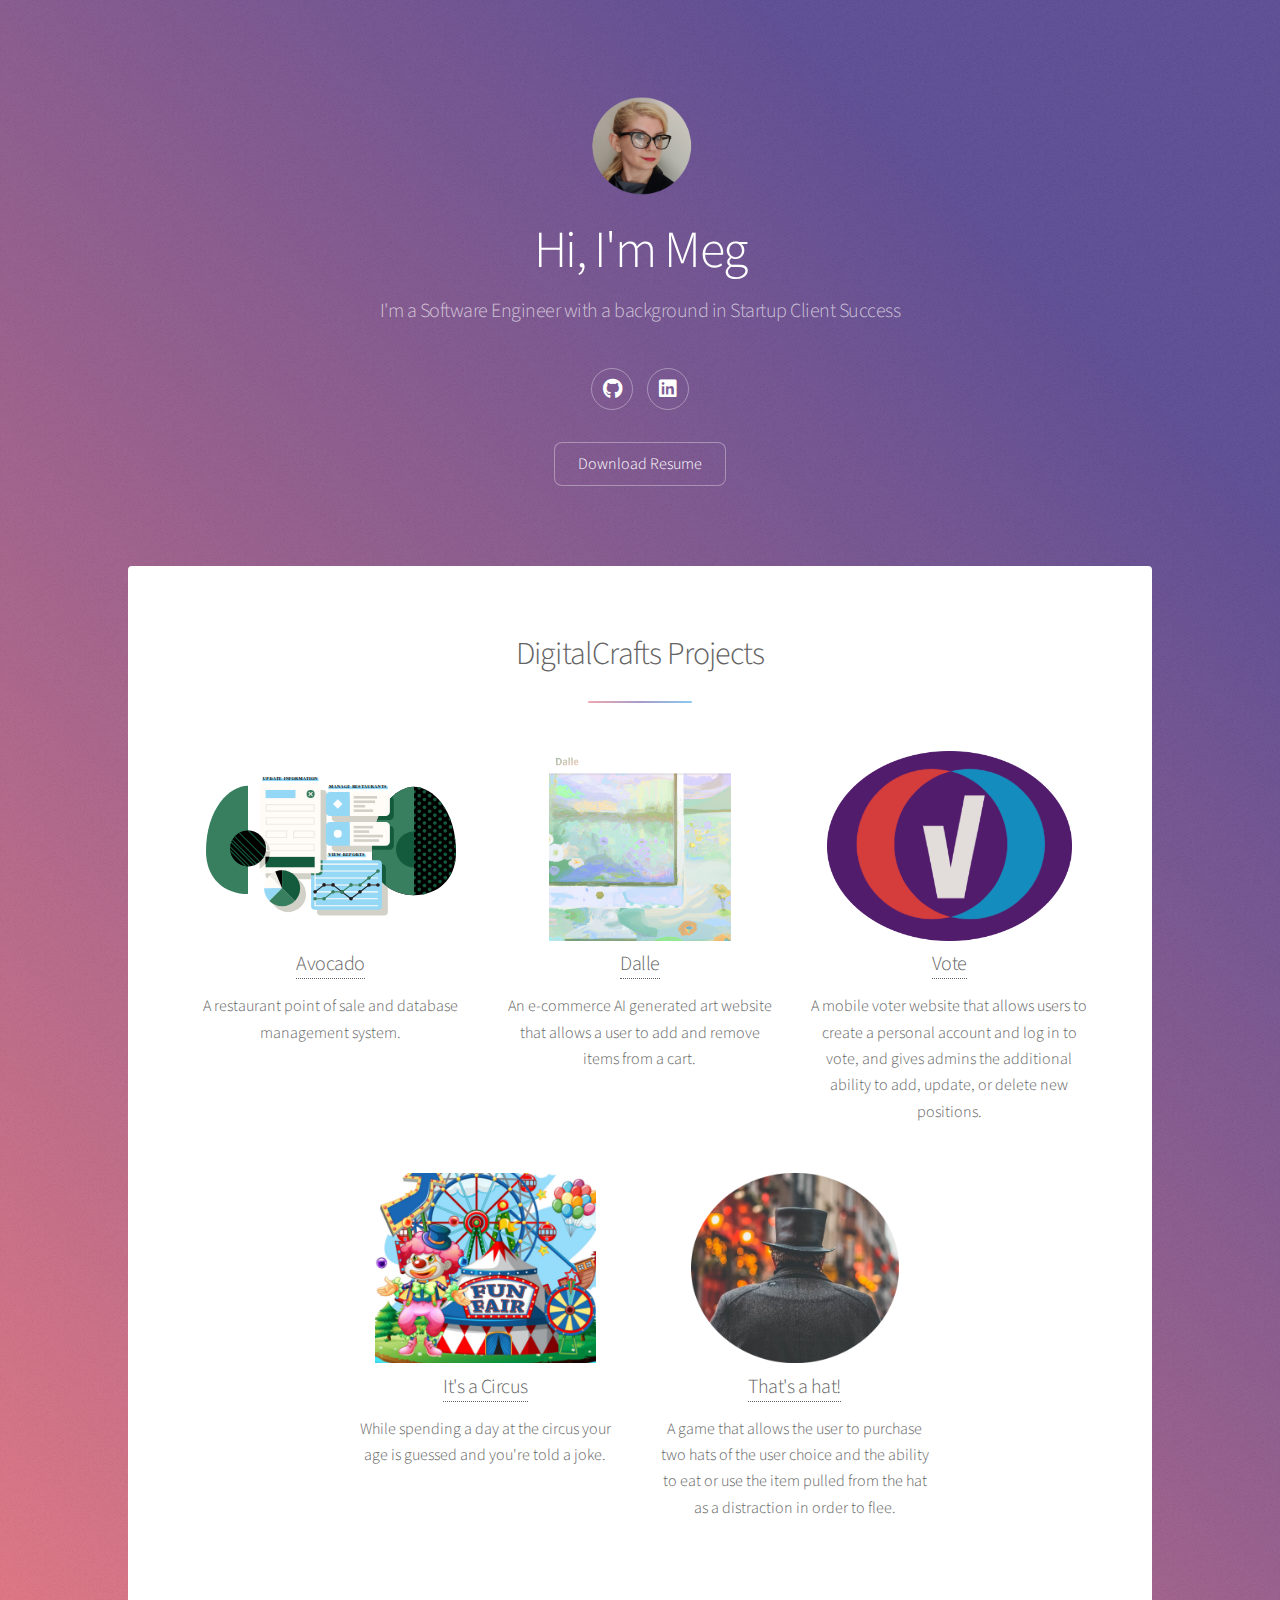
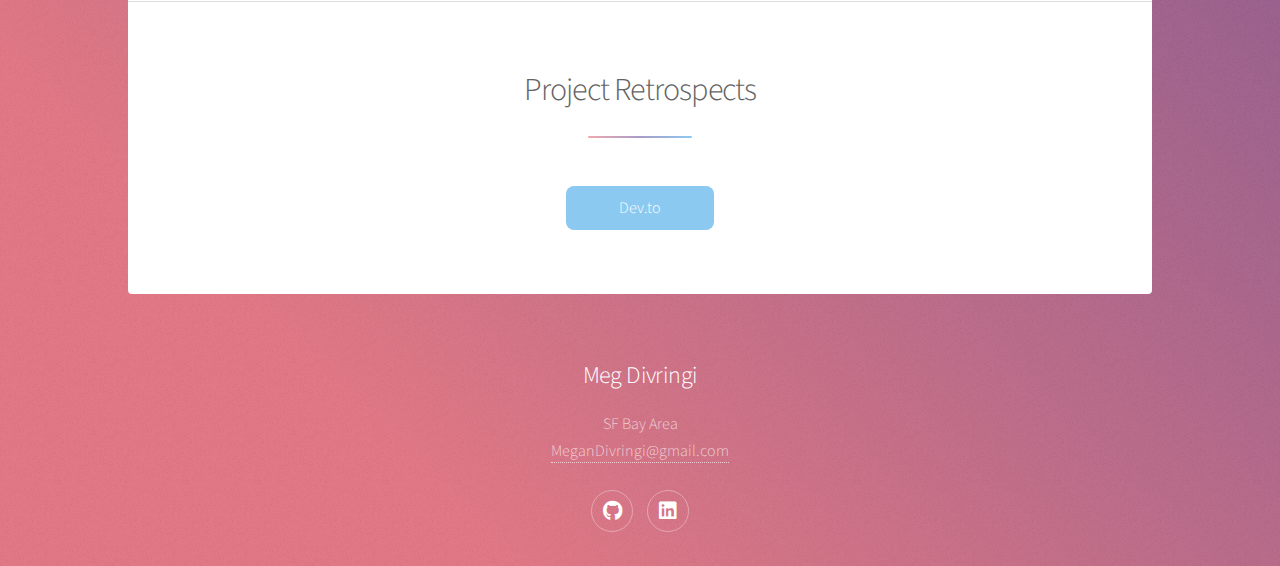
<file: index.html>
<!DOCTYPE HTML>
<!--
	Stellar by HTML5 UP
	html5up.net | @ajlkn
	Free for personal and commercial use under the CCA 3.0 license (html5up.net/license)
-->
<html>


<head>
	<meta charset="utf-8" />
	<meta name="viewport" content="width=device-width, initial-scale=1, user-scalable=no" />
	<link rel="icon" href="%PUBLIC_URL%/../images/pic.png" />
	<link rel="stylesheet" href="assets/css/main.css" />
	<noscript>
		<link rel="stylesheet" href="assets/css/noscript.css" />
	</noscript>
</head>

<body class="is-preload">

	<!-- Wrapper -->
	<div id="wrapper">

		<!-- Header -->
		<header id="header" class="alt">
			<span class="logo"><img src="./images/pic2.png" height="100px" alt="" /></span>
			<h1>Hi, I'm Meg</h1>
			<p>I'm a Software Engineer with a background in Startup Client Success<br />
			<ul class="icons">

				<li><a href="https://www.github.com/Meg-Div" class="icon brands fa-github alt"><span
							class="label">GitHub</span></a></li>

				<li><a href="https://www.linkedin.com/in/MegDivringi" class="icon brands fa-linkedin alt"><span
							class="label">Linkedin</span></a></li>

			</ul>
			<ul class="actions special">
				<li><a href="/Meg_Divringi.pdf" class="button" download="Meg_Divringi.pdf">Download Resume</a></li>
			</ul>
		</header>

		<!-- Main -->
		<div id="main">

			<!-- First Section -->

			<section id="first" class="main special">

				<header class="major" style="text-align: center;">
					<h2>DigitalCrafts Projects</h2>
				</header>
				<ul class="features">

					<li>
						<span class="logo"><img src="./images/dashboard_illustration.svg" height="190px" width="250px"
								alt="" /></span>

						<h3> <a href="/avocado.html">Avocado</a> </h3>

						<p>A restaurant point of sale and database management system.</p>

					</li>


					<li>
						<span class="logo"><img src="./images/DalleCover.png" height="190px" alt="" /></span>

						<h3> <a href="/dalle.html">Dalle</a> </h3>

						<p>An e-commerce AI generated art website that allows a user to add and remove items from a
							cart.</p>

					</li>


					<li>
						<span class="logo"><img src="./images/vote1.png" height="190px" alt="" /></span>

						<h3> <a href="/vote.html">Vote</a> </h3>

						<p>A mobile voter website that allows users to create a personal account and log in to vote, and
							gives admins the additional ability to add, update, or delete new positions.</p>

					</li>

					<li>
						<span class="logo"><img src="./images/circus2.png" height="190px" alt="" /></span>

						<h3> <a href="/circus.html">It's a Circus</a> </h3>

						<p>While spending a day at the circus your age is guessed and you're told a joke.</p>

					</li>


					<li>
						<span class="logo"><img src="./images/hat3.png" height="190px" alt="" /></span>

						<h3> <a href="/hat.html">That's a hat!</a> </h3>

						<p>A game that allows the user to purchase two hats of the user choice and the ability to eat or
							use the item pulled from the hat as a distraction in order to flee.</p>

					</li>

				</ul>


			</section>


			<!-- Get Started -->
			<section id="cta" class="main special">
				<header class="major">
					<h2>Project Retrospects</h2>
				</header>
				<ul class="actions special">
					<li><a href="https://www.dev.to/megdiv" class="button primary">Dev.to</a></li>
				</ul>

			</section>

		</div>

		<!-- Footer -->
		<footer id="header">

			<section>
				<h2>Meg Divringi</h2>
				<dd>SF Bay Area</dd>
				<dd><a href="mailto: MeganDivringi@gmail.com">MeganDivringi@gmail.com</a></dd>
				<br>
			</section>
			<section>
				<ul class="icons">

					<li><a href="https://www.github.com/Meg-Div" class="icon brands fa-github alt"><span
								class="label">GitHub</span></a></li>

					<li><a href="https://www.linkedin.com/in/MegDivringi" class="icon brands fa-linkedin alt"><span
								class="label">Linkedin</span></a></li>

				</ul>
			</section>
		</footer>

	</div>

	<!-- Scripts -->
	<script src="assets/js/jquery.min.js"></script>
	<script src="assets/js/jquery.scrollex.min.js"></script>
	<script src="assets/js/jquery.scrolly.min.js"></script>
	<script src="assets/js/browser.min.js"></script>
	<script src="assets/js/breakpoints.min.js"></script>
	<script src="assets/js/util.js"></script>
	<script src="assets/js/main.js"></script>

</body>

</html>
</file>
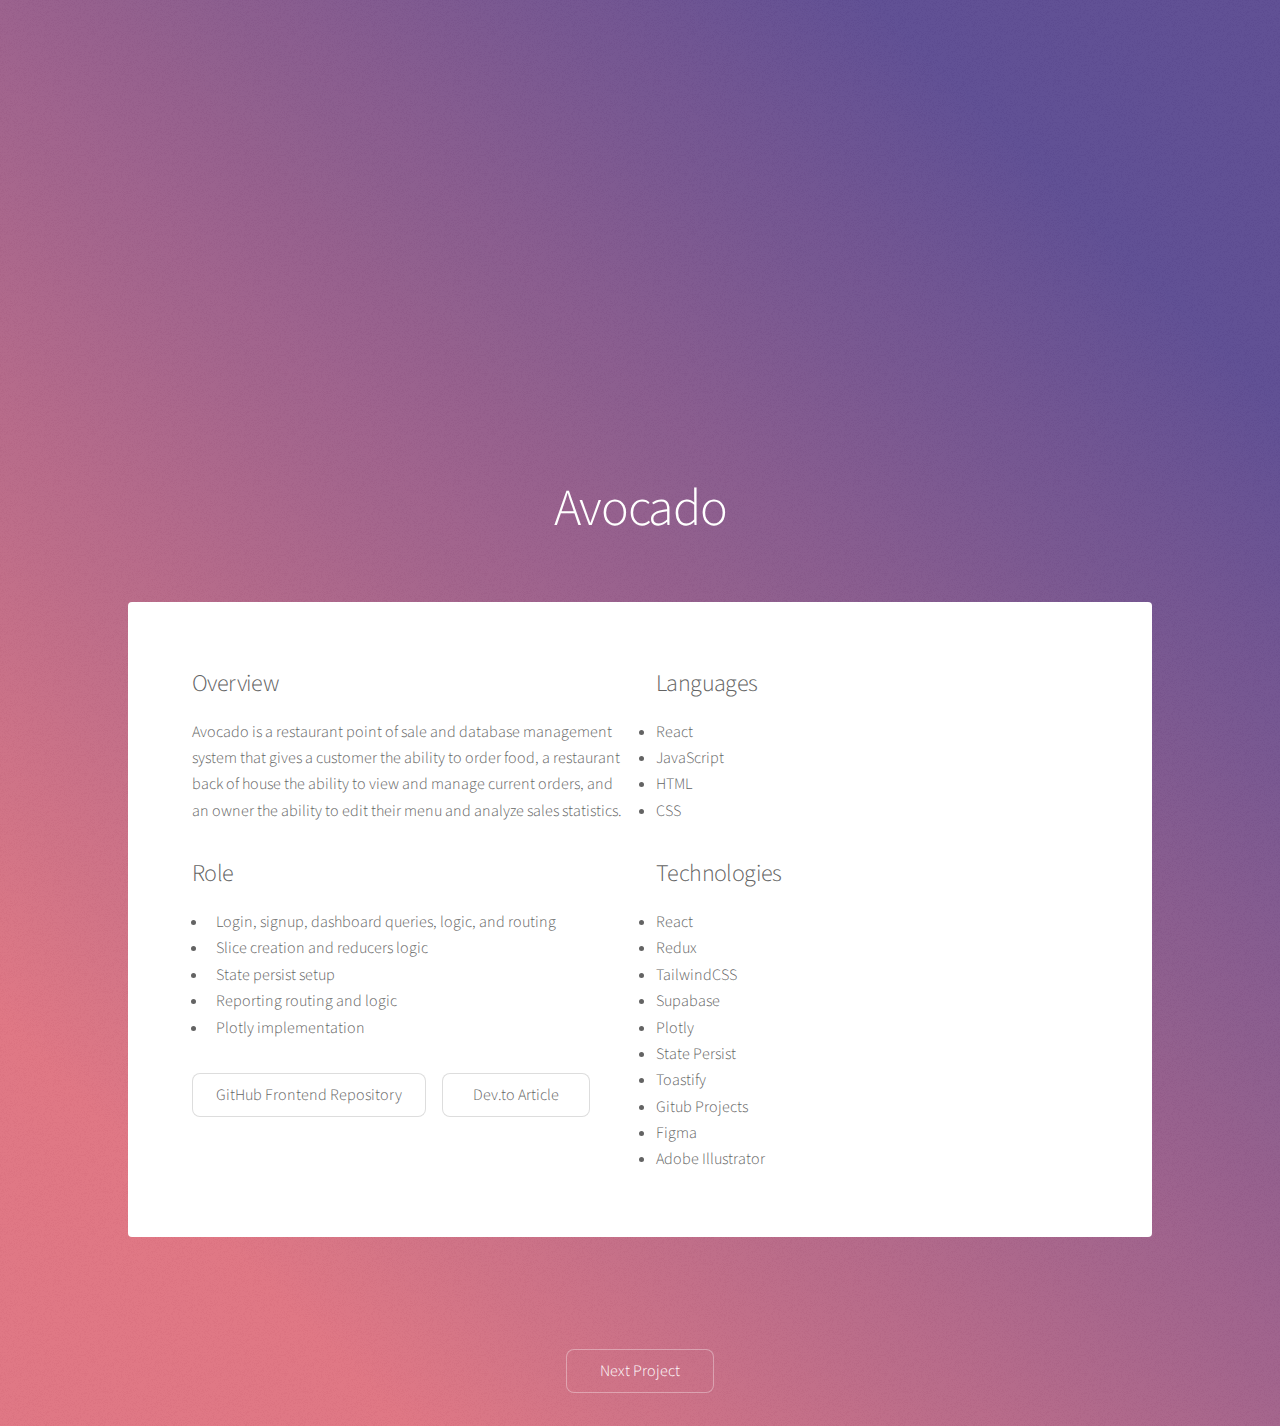
<file: avocado.html>
<!DOCTYPE HTML>
<!--
	Stellar by HTML5 UP
	html5up.net | @ajlkn
	Free for personal and commercial use under the CCA 3.0 license (html5up.net/license)
-->
<html>

<head>
    <meta charset="utf-8" />
    <meta name="viewport" content="width=device-width, initial-scale=1, user-scalable=no" />
    <link rel="stylesheet" href="assets/css/main.css" />
    <noscript>
        <link rel="stylesheet" href="assets/css/noscript.css" />
    </noscript>
</head>

<body class="is-preload">

    <!-- Wrapper -->
    <div id="wrapper">

        <!-- Header -->
        <header id="header" class="alt">
            <span class="logo">
                <iframe id="frame" width="70%" height="350" src="https://www.youtube.com/embed/wsLZCA090U4"
                    title="YouTube video player" frameborder="0"
                    allow="accelerometer; autoplay; clipboard-write; encrypted-media; gyroscope; picture-in-picture; web-share"
                    allowfullscreen></iframe>
            </span>
            <h1>Avocado</h1>
        </header>

        <!-- Main -->
        <div id="main">


            <!-- Middle -->
            <footer id="footer">

                <section>
                    <h2>Overview</h2>
                    <p>Avocado is a restaurant point of sale and database management system that gives a customer the
                        ability to order food, a restaurant back of house the ability to view and manage current orders,
                        and an owner the ability to edit their menu and analyze sales statistics.</p>

                    <h2>Role</h2>
                    <ul>
                        <li>Login, signup, dashboard queries, logic, and routing</li>
                        <li>Slice creation and reducers logic</li>
                        <li>State persist setup</li>
                        <li>Reporting routing and logic</li>
                        <li>Plotly implementation</li>
                    </ul>

                    <!-- Article and Repo links -->
                    <ul class="actions">
                        <li><a href="https://github.com/Lasseignejk/Avocado-frontend" class="button">GitHub Frontend
                                Repository</a></li>
                        <li><a href="https://dev.to/megdiv/avocado-3im3" class="button">Dev.to Article</a></li>
                    </ul>
                </section>

                <!-- Languages and Technologies -->
                <section>
                    <h2>Languages</h2>
                    <dl class="alt">
                        <li>React</li>
                        <li>JavaScript</li>
                        <li>HTML</li>
                        <li>CSS</li>
                    </dl>
                    <dl class="alt">
                        <h2>Technologies</h2>
                        <dl class="alt">
                            <li>React</li>
                            <li>Redux</li>
                            <li>TailwindCSS</li>
                            <li>Supabase</li>
                            <li>Plotly</li>
                            <li>State Persist</li>
                            <li>Toastify</li>
                            <li>Gitub Projects</li>
                            <li>Figma</li>
                            <li>Adobe Illustrator</li>
                        </dl>
            </footer>

        </div>
        <!-- Footer -->
        <footer id="header">

            <!-- Navigate -->
            <section>
                <ul class="icons">

                    <li><a href="/dalle.html" class="button medium">Next Project</a></li>

                </ul>
            </section>
        </footer>


        <!-- Scripts -->
        <script src="assets/js/jquery.min.js"></script>
        <script src="assets/js/jquery.scrollex.min.js"></script>
        <script src="assets/js/jquery.scrolly.min.js"></script>
        <script src="assets/js/browser.min.js"></script>
        <script src="assets/js/breakpoints.min.js"></script>
        <script src="assets/js/util.js"></script>
        <script src="assets/js/main.js"></script>

</body>

</html>
</file>
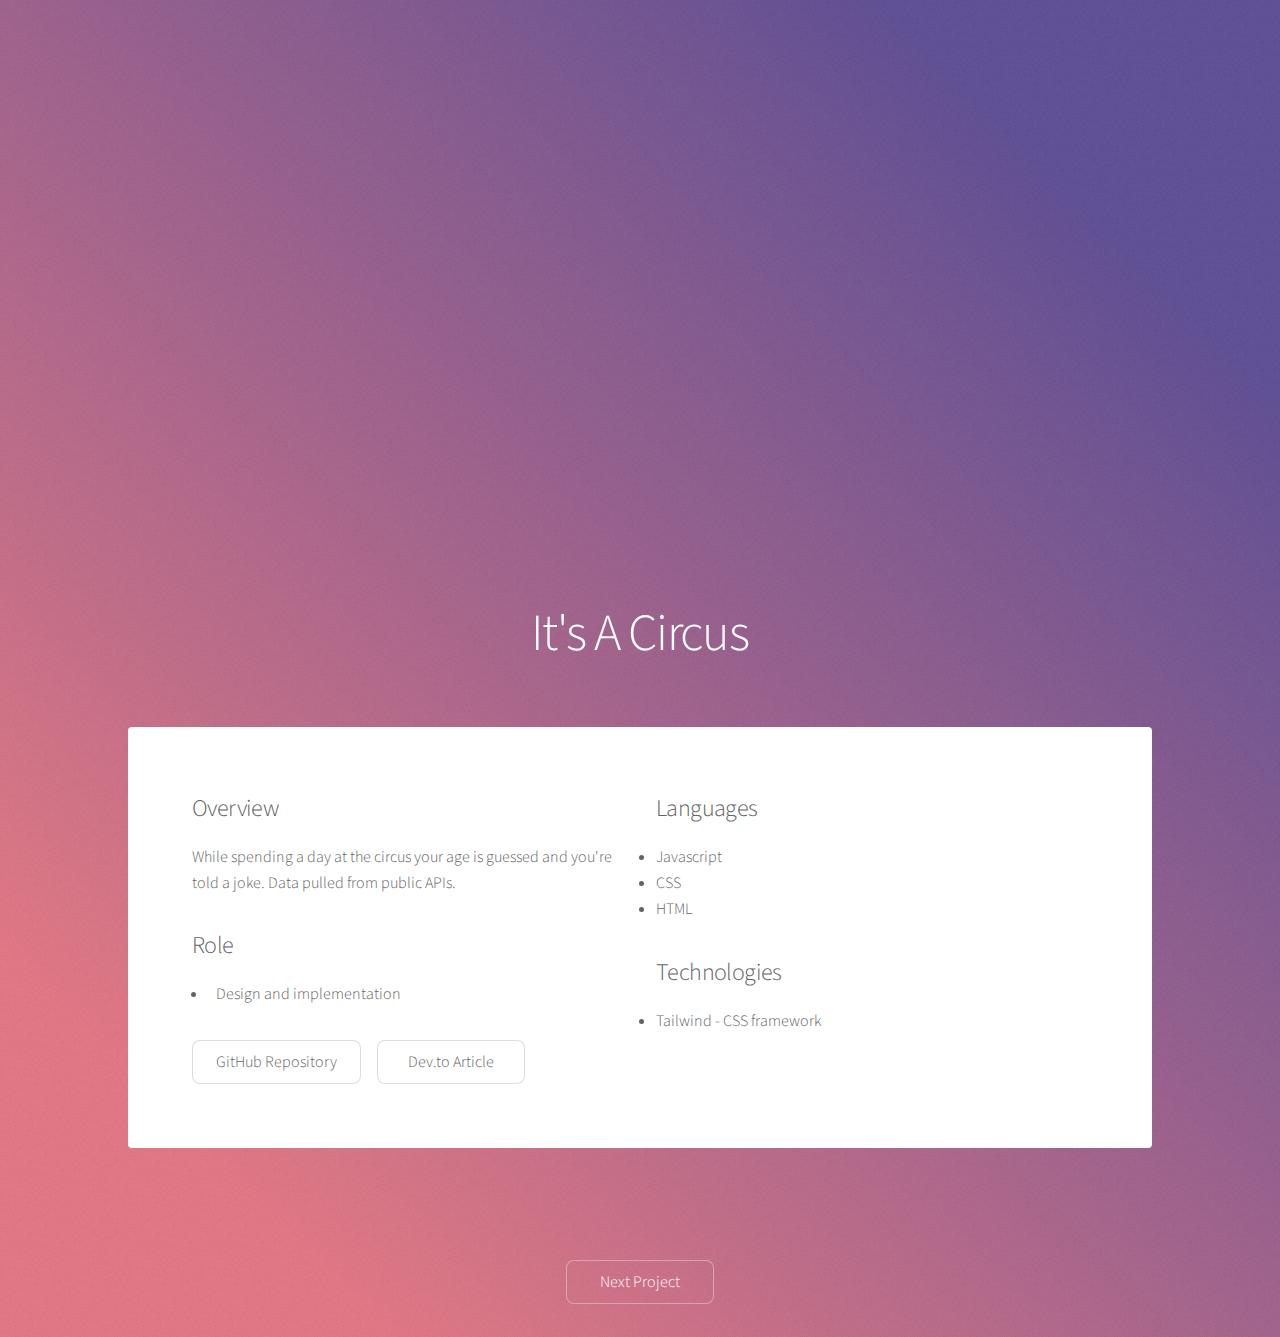
<file: circus.html>
<!DOCTYPE HTML>
<!--
	Stellar by HTML5 UP
	html5up.net | @ajlkn
	Free for personal and commercial use under the CCA 3.0 license (html5up.net/license)
-->
<html>

<head>
	<meta charset="utf-8" />
	<meta name="viewport" content="width=device-width, initial-scale=1, user-scalable=no" />
	<link rel="stylesheet" href="assets/css/main.css" />
	<noscript>
		<link rel="stylesheet" href="assets/css/noscript.css" />
	</noscript>
</head>

<body class="is-preload">

	<!-- Wrapper -->
	<div id="wrapper">

		<!-- Github pages link -->
		<header id="header" class="alt">
			<span class="logo">
				<iframe id="frame" width="300px" height="475px"
					src="https://meg-div.github.io/ItsACircus/index.html"></iframe>
			</span>
			<h1>It's A Circus</h1>
		</header>

		<!-- Main -->
		<div id="main">

			<!-- Middle -->
			<footer id="footer">

				<section>
					<h2>Overview</h2>
					<p>While spending a day at the circus your age is guessed and you're told a joke. Data pulled from
						public APIs.</p>

					<h2>Role</h2>
					<ul>
						<li>Design and implementation</li>
					</ul>

					<!-- Article and Repo links -->
					<ul class="actions">
						<li><a href="https://github.com/Meg-Div/ItsACircus" class="button">GitHub Repository</a></li>
						<li><a href="https://dev.to/megdiv/its-a-circus-3jm8" class="button">Dev.to Article</a></li>
					</ul>
				</section>

				<!-- Languages and Technologies -->
				<section>
					<h2>Languages</h2>
					<dl class="alt">
						<li>Javascript</li>
						<li>CSS</li>
						<li>HTML</li>
					</dl>
					<dl class="alt">
						<h2>Technologies</h2>
						<dl class="alt">
							<li>Tailwind - CSS framework</li>
						</dl>
				</section>
			</footer>
		</div>
		<!-- Footer -->
		<footer id="header">

			<!-- Navigate -->
			<section>
				<ul class="icons">
					<li><a href="/hat.html" class="button medium">Next Project</a></li>
				</ul>
			</section>
		</footer>


		<!-- Scripts -->
		<script src="assets/js/jquery.min.js"></script>
		<script src="assets/js/jquery.scrollex.min.js"></script>
		<script src="assets/js/jquery.scrolly.min.js"></script>
		<script src="assets/js/browser.min.js"></script>
		<script src="assets/js/breakpoints.min.js"></script>
		<script src="assets/js/util.js"></script>
		<script src="assets/js/main.js"></script>

</body>

</html>
</file>
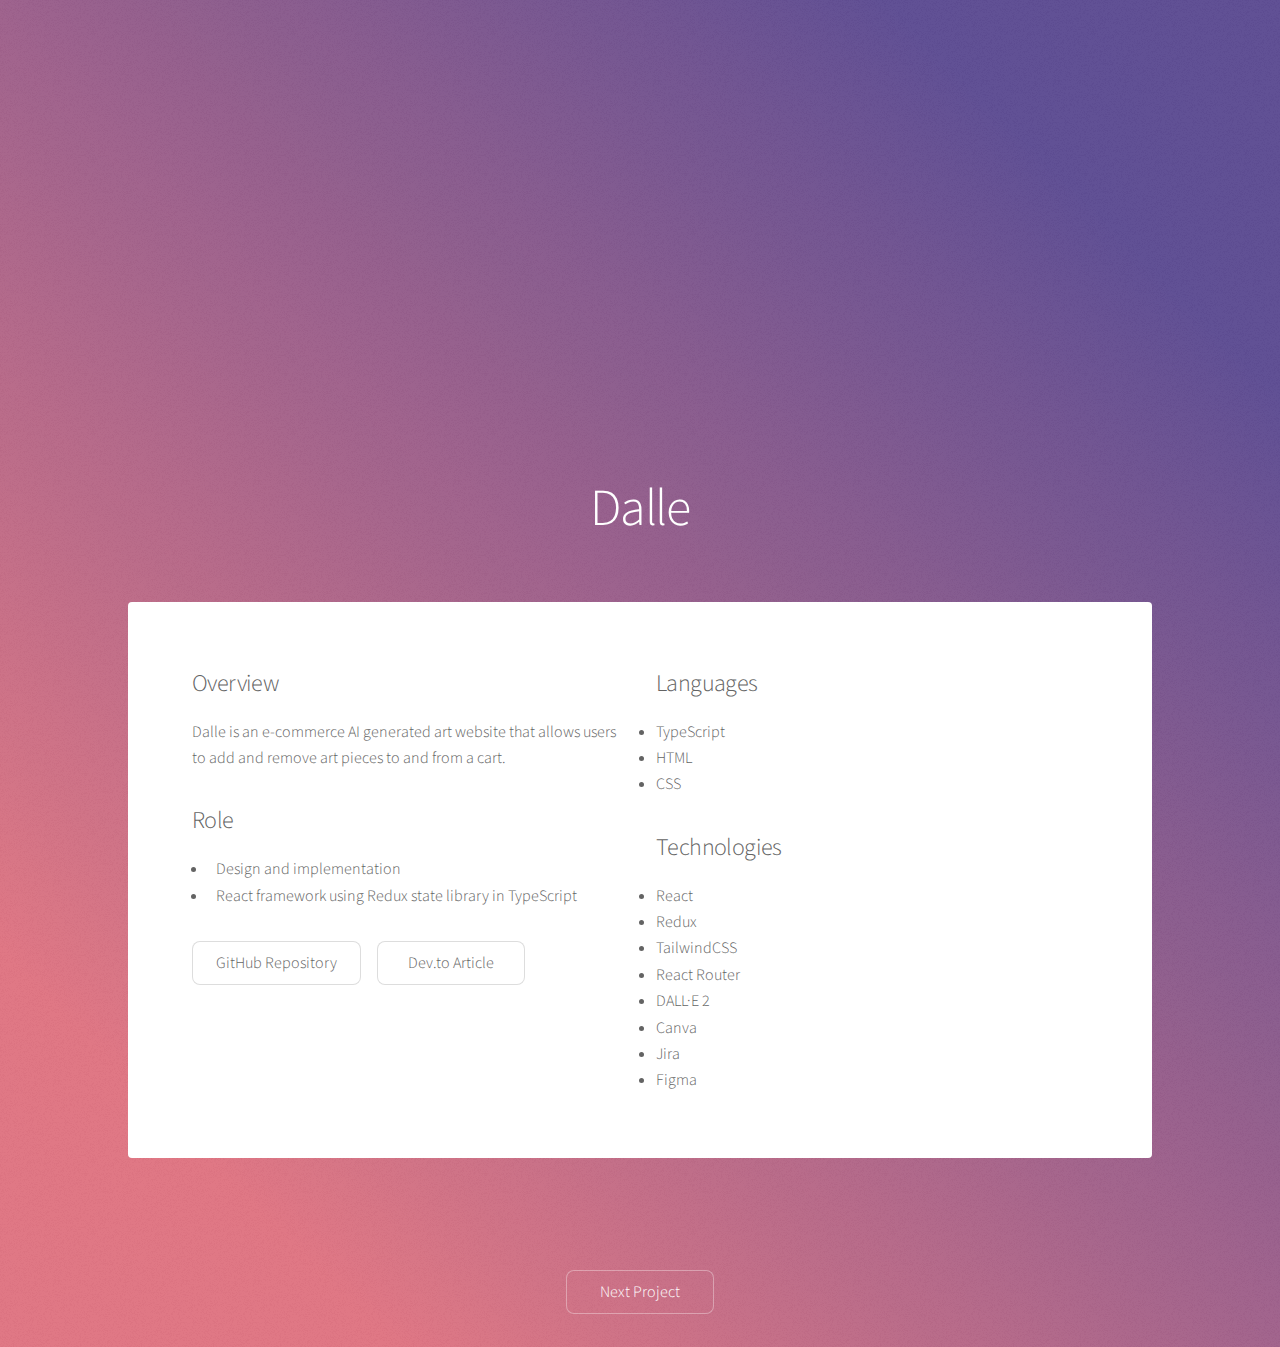
<file: dalle.html>
<!DOCTYPE HTML>
<!--
	Stellar by HTML5 UP
	html5up.net | @ajlkn
	Free for personal and commercial use under the CCA 3.0 license (html5up.net/license)
-->
<html>

<head>
    <meta charset="utf-8" />
    <meta name="viewport" content="width=device-width, initial-scale=1, user-scalable=no" />
    <link rel="stylesheet" href="assets/css/main.css" />
    <noscript>
        <link rel="stylesheet" href="assets/css/noscript.css" />
    </noscript>
</head>

<body class="is-preload">

    <!-- Wrapper -->
    <div id="wrapper">

        <!-- Header -->
        <header id="header" class="alt">
            <span class="logo">
                <iframe id="frame" width="70%" height="350" src="https://www.youtube.com/embed/6qb6IrObv-Q"
                    title="YouTube video player" frameborder="0"
                    allow="accelerometer; autoplay; clipboard-write; encrypted-media; gyroscope; picture-in-picture; web-share"
                    allowfullscreen></iframe>
            </span>
            <h1>Dalle</h1>
        </header>

        <!-- Main -->
        <div id="main">


            <!-- Middle -->
            <footer id="footer">

                <section>
                    <h2>Overview</h2>
                    <p>Dalle is an e-commerce AI generated art website that allows users to add and remove art pieces to
                        and from a cart.</p>

                    <h2>Role</h2>
                    <ul>
                        <li>Design and implementation</li>
                        <li>React framework using Redux state library in TypeScript</li>
                    </ul>

                    <!-- Article and Repo links -->
                    <ul class="actions">
                        <li><a href="https://github.com/Meg-Div/React-Project" class="button">GitHub Repository</a></li>
                        <li><a href="https://dev.to/megdiv/dalle-14ca" class="button">Dev.to Article</a></li>
                    </ul>
                </section>

                <!-- Languages and Technologies -->
                <section>
                    <h2>Languages</h2>
                    <dl class="alt">
                        <li>TypeScript</li>
                        <li>HTML</li>
                        <li>CSS</li>
                    </dl>
                    <dl class="alt">
                        <h2>Technologies</h2>
                        <dl class="alt">
                            <li>React</li>
                            <li>Redux</li>
                            <li>TailwindCSS</li>
                            <li>React Router</li>
                            <li>DALL·E 2</li>
                            <li>Canva</li>
                            <li>Jira</li>
                            <li>Figma</li>
                        </dl>
            </footer>

        </div>
        <!-- Footer -->
        <footer id="header">

            <!-- Navigate -->
            <section>
                <ul class="icons">

                    <li><a href="/vote.html" class="button medium">Next Project</a></li>

                </ul>
            </section>
        </footer>


        <!-- Scripts -->
        <script src="assets/js/jquery.min.js"></script>
        <script src="assets/js/jquery.scrollex.min.js"></script>
        <script src="assets/js/jquery.scrolly.min.js"></script>
        <script src="assets/js/browser.min.js"></script>
        <script src="assets/js/breakpoints.min.js"></script>
        <script src="assets/js/util.js"></script>
        <script src="assets/js/main.js"></script>

</body>

</html>
</file>
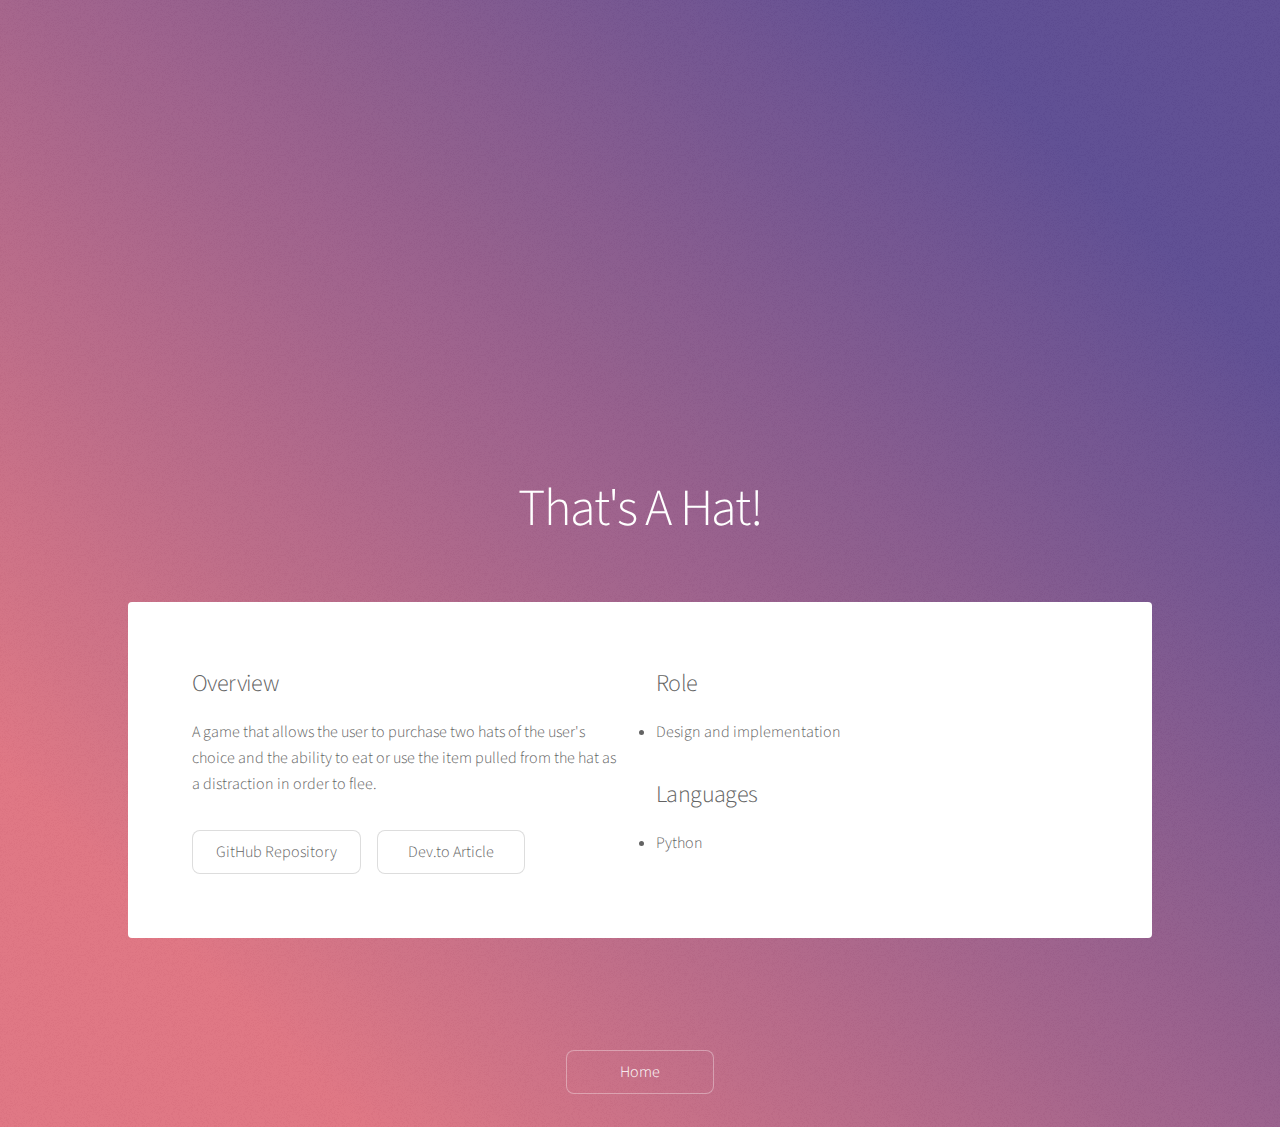
<file: hat.html>
<!DOCTYPE HTML>
<!--
	Stellar by HTML5 UP
	html5up.net | @ajlkn
	Free for personal and commercial use under the CCA 3.0 license (html5up.net/license)
-->
<html>

<head>
	<meta charset="utf-8" />
	<meta name="viewport" content="width=device-width, initial-scale=1, user-scalable=no" />
	<link rel="stylesheet" href="assets/css/main.css" />
	<noscript>
		<link rel="stylesheet" href="assets/css/noscript.css" />
	</noscript>
</head>

<body class="is-preload">

	<!-- Wrapper -->
	<div id="wrapper">

		<!-- Header -->
		<header id="header" class="alt">
			<span class="logo">
				<iframe id="frame" width="100%" height="350px"
					src="https://replit.com/@Meg-Div/Thats-A-Hat?embed=true"></iframe>
			</span>
			<h1>That's A Hat!</h1>
		</header>

		<!-- Main -->
		<div id="main">


			<!-- Footer -->
			<footer id="footer">

				<section>
					<h2>Overview</h2>
					<p>A game that allows the user to purchase two hats of the user's choice and the ability to eat or
						use the item pulled from the hat as a distraction in order to flee.</p>
					</ul>
					<ul class="actions">

						<!-- Article and Repo links -->
						<li><a href="https://github.com/Meg-Div/DigitalCraftsProjects/tree/main/rpg-game"
								class="button">GitHub Repository</a></li>
						<li><a href="https://dev.to/megdiv/thats-a-hat-57gn" class="button">Dev.to Article</a></li>
					</ul>
				</section>

				<section>
					<h2>Role</h2>
					<dl class="alt">
						<li>Design and implementation</li>
					</dl>

					<!-- Languages and Technologies -->
					<h2>Languages</h2>
					<dl class="alt">
						<li>Python</li>
					</dl>
				</section>

			</footer>

		</div>
		<!-- Footer -->
		<footer id="header">

			<!-- Navigate -->
			<ul class="icons">
				<li><a href="/index.html" class="button medium">Home</a></li>
			</ul>

		</footer>

		<!-- Scripts -->
		<script src="assets/js/jquery.min.js"></script>
		<script src="assets/js/jquery.scrollex.min.js"></script>
		<script src="assets/js/jquery.scrolly.min.js"></script>
		<script src="assets/js/browser.min.js"></script>
		<script src="assets/js/breakpoints.min.js"></script>
		<script src="assets/js/util.js"></script>
		<script src="assets/js/main.js"></script>

</body>

</html>
</file>
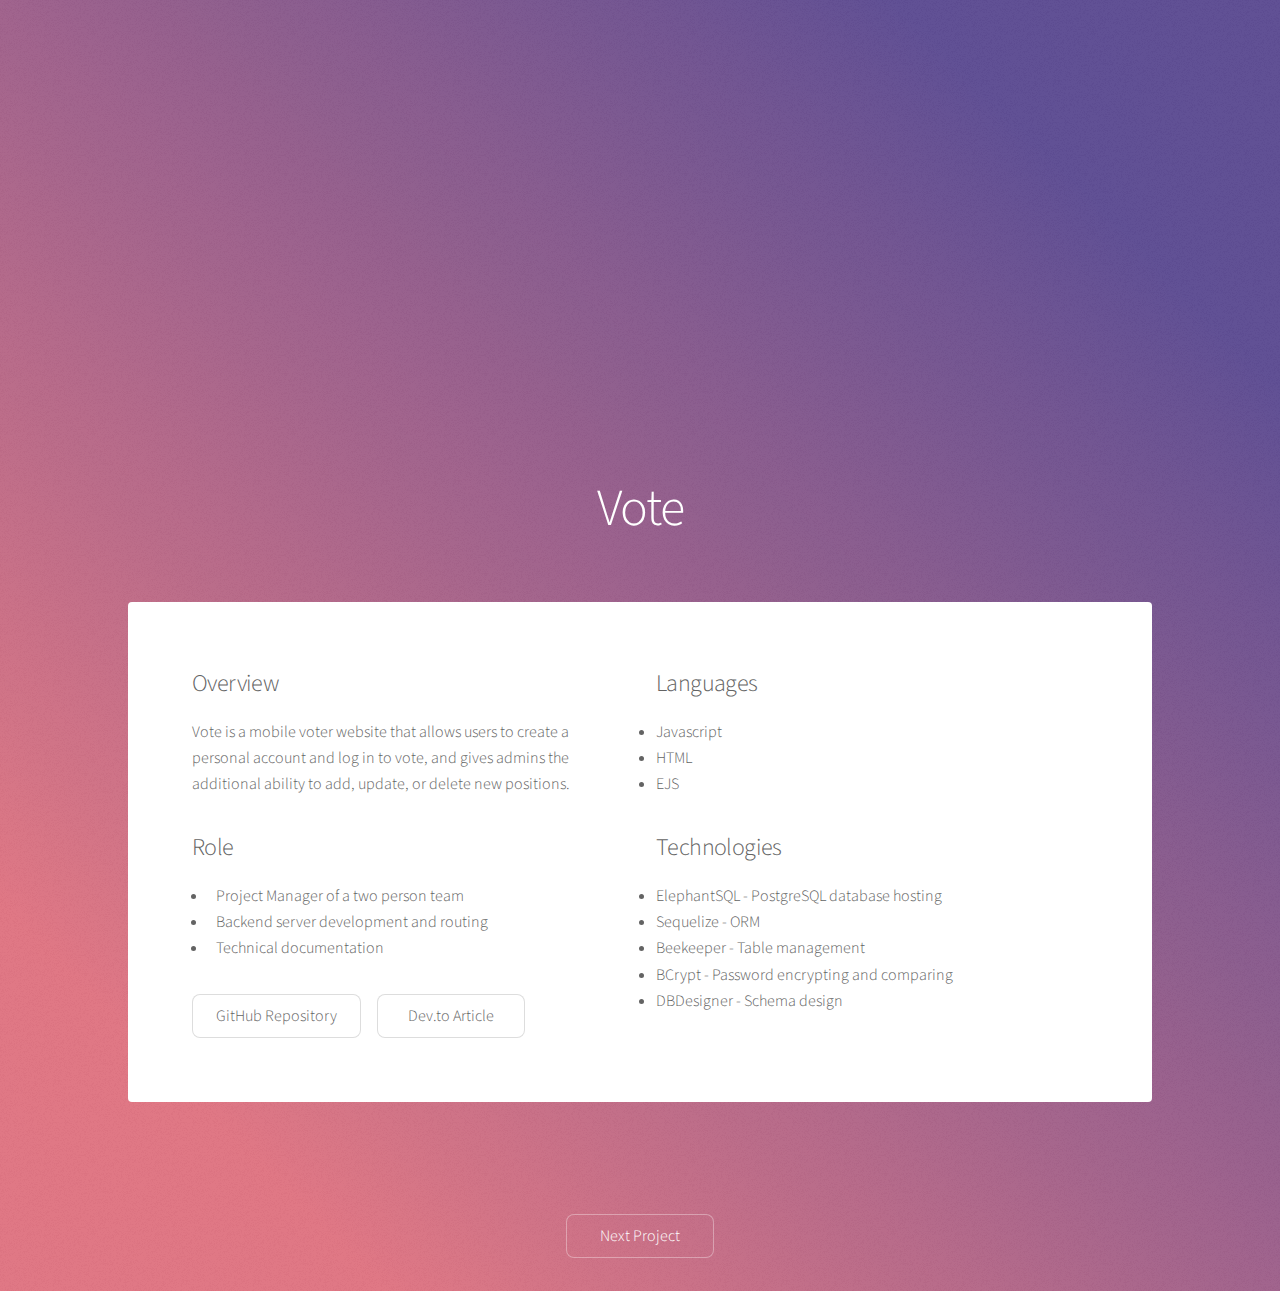
<file: vote.html>
<!DOCTYPE HTML>
<!--
	Stellar by HTML5 UP
	html5up.net | @ajlkn
	Free for personal and commercial use under the CCA 3.0 license (html5up.net/license)
-->
<html>

<head>
	<meta charset="utf-8" />
	<meta name="viewport" content="width=device-width, initial-scale=1, user-scalable=no" />
	<link rel="stylesheet" href="assets/css/main.css" />
	<noscript>
		<link rel="stylesheet" href="assets/css/noscript.css" />
	</noscript>
</head>

<body class="is-preload">

	<!-- Wrapper -->
	<div id="wrapper">

		<!-- Header -->
		<header id="header" class="alt">
			<span class="logo">
				<iframe id="frame" width="70%" height="350" src="https://www.youtube.com/embed/bfhh4Ibjlh0"
					title="YouTube video player" frameborder="0"
					allow="accelerometer; autoplay; clipboard-write; encrypted-media; gyroscope; picture-in-picture; web-share"
					allowfullscreen></iframe>
			</span>
			<h1>Vote</h1>
		</header>

		<!-- Main -->
		<div id="main">


			<!-- Middle -->
			<footer id="footer">

				<section>
					<h2>Overview</h2>
					<p>Vote is a mobile voter website that allows users to create a personal account and log in to vote,
						and gives admins the additional ability to add, update, or delete new positions.</p>

					<h2>Role</h2>
					<ul>
						<li>Project Manager of a two person team</li>
						<li>Backend server development and routing</li>
						<li>Technical documentation</li>
					</ul>

					<!-- Article and Repo links -->
					<ul class="actions">
						<li><a href="https://github.com/Meg-Div/BackendProject" class="button">GitHub Repository</a>
						</li>
						<li><a href="https://dev.to/megdiv/vote-58eb" class="button">Dev.to Article</a></li>
					</ul>
				</section>

				<!-- Languages and Technologies -->
				<section>
					<h2>Languages</h2>
					<dl class="alt">
						<li>Javascript</li>
						<li>HTML</li>
						<li>EJS</li>
					</dl>
					<dl class="alt">
						<h2>Technologies</h2>
						<dl class="alt">
							<li>ElephantSQL - PostgreSQL database hosting</li>
							<li>Sequelize - ORM</li>
							<li>Beekeeper - Table management</li>
							<li>BCrypt - Password encrypting and comparing</li>
							<li>DBDesigner - Schema design</li>
						</dl>
			</footer>

		</div>
		<!-- Footer -->
		<footer id="header">

			<!-- Navigate -->
			<section>
				<ul class="icons">

					<li><a href="/circus.html" class="button medium">Next Project</a></li>

				</ul>
			</section>
		</footer>


		<!-- Scripts -->
		<script src="assets/js/jquery.min.js"></script>
		<script src="assets/js/jquery.scrollex.min.js"></script>
		<script src="assets/js/jquery.scrolly.min.js"></script>
		<script src="assets/js/browser.min.js"></script>
		<script src="assets/js/breakpoints.min.js"></script>
		<script src="assets/js/util.js"></script>
		<script src="assets/js/main.js"></script>

</body>

</html>
</file>
<file: assets/css/noscript.css>
/*
	Stellar by HTML5 UP
	html5up.net | @ajlkn
	Free for personal and commercial use under the CCA 3.0 license (html5up.net/license)
*/

/* Header */

	body.is-preload #header.alt > * {
		opacity: 1;
	}

	body.is-preload #header.alt .logo {
		-moz-transform: none;
		-webkit-transform: none;
		-ms-transform: none;
		transform: none;
	}
</file>
<file: assets/css/main.css>
@import url(fontawesome-all.min.css);
@import 'https://fonts.googleapis.com/css?family=Source+Sans+Pro:300,400';


#frame {
	text-align: center;
  }


html, body, div, span, applet, object,
iframe, h1, h2, h3, h4, h5, h6, p, blockquote,
pre, a, abbr, acronym, address, big, cite,
code, del, dfn, em, img, ins, kbd, q, s, samp,
small, strike, strong, sub, sup, tt, var, b,
u, i, center, dl, dt, dd, ol, ul, li, fieldset,
form, label, legend, table, caption, tbody,
tfoot, thead, tr, th, td, article, aside,
canvas, details, embed, figure, figcaption,
footer, header, hgroup, menu, nav, output, ruby,
section, summary, time, mark, audio, video {
	margin: 0;
	padding: 0;
	border: 0;
	font-size: 100%;
	font: inherit;
	vertical-align: baseline;}

article, aside, details, figcaption, figure,
footer, header, hgroup, menu, nav, section {
	display: block;}

body {
	line-height: 1;
}

ol, ul {
	list-style: none;
}

blockquote, q {
	quotes: none;
}

	blockquote:before, blockquote:after, q:before, q:after {
		content: '';
		content: none;
	}

table {
	border-collapse: collapse;
	border-spacing: 0;
}

body {
	-webkit-text-size-adjust: none;
}

mark {
	background-color: transparent;
	color: inherit;
}

input::-moz-focus-inner {
	border: 0;
	padding: 0;
}

input, select, textarea {
	-moz-appearance: none;
	-webkit-appearance: none;
	-ms-appearance: none;
	appearance: none;
}

/* Basic */

	@-ms-viewport {
		width: device-width;
	}

	body {
		-ms-overflow-style: scrollbar;
	}

	@media screen and (max-width: 480px) {

		html, body {
			min-width: 320px;
		}

	}

	html {
		box-sizing: border-box;
	}

	*, *:before, *:after {
		box-sizing: inherit;
	}

	body {
		background-color: #935d8c;
		background-image: url("images/overlay.png"), -moz-linear-gradient(45deg, #e37682 15%, #5f4d93 85%);
		background-image: url("images/overlay.png"), -webkit-linear-gradient(45deg, #e37682 15%, #5f4d93 85%);
		background-image: url("images/overlay.png"), -ms-linear-gradient(45deg, #e37682 15%, #5f4d93 85%);
		background-image: url("images/overlay.png"), linear-gradient(45deg, #e37682 15%, #5f4d93 85%);
	}

		body.is-preload *, body.is-preload *:before, body.is-preload *:after {
			-moz-animation: none !important;
			-webkit-animation: none !important;
			-ms-animation: none !important;
			animation: none !important;
			-moz-transition: none !important;
			-webkit-transition: none !important;
			-ms-transition: none !important;
			transition: none !important;
		}

/* Type */

	body {
		background-color: #935d8c;
		color: rgba(255, 255, 255, 0.65);
	}

	body, input, select, textarea {
		font-family: "Source Sans Pro", Helvetica, sans-serif;
		font-size: 17pt;
		font-weight: 300;
		line-height: 1.65;
	}

		@media screen and (max-width: 1680px) {

			body, input, select, textarea {
				font-size: 14pt;
			}

		}

		@media screen and (max-width: 1280px) {

			body, input, select, textarea {
				font-size: 12pt;
			}

		}

		@media screen and (max-width: 360px) {

			body, input, select, textarea {
				font-size: 11pt;
			}

		}

	a {
		-moz-transition: color 0.2s ease, border-bottom 0.2s ease;
		-webkit-transition: color 0.2s ease, border-bottom 0.2s ease;
		-ms-transition: color 0.2s ease, border-bottom 0.2s ease;
		transition: color 0.2s ease, border-bottom 0.2s ease;
		text-decoration: none;
		border-bottom: dotted 1px;
		color: inherit;
	}

		a:hover {
			border-bottom-color: transparent;
		}

	strong, b {
		font-weight: 400;
	}

	em, i {
		font-style: italic;
	}

	p {
		margin: 0 0 2em 0;
	}

		p.content {
			-moz-columns: 20em 2;
			-webkit-columns: 20em 2;
			-ms-columns: 20em 2;
			columns: 20em 2;
			-moz-column-gap: 2em;
			-webkit-column-gap: 2em;
			-ms-column-gap: 2em;
			column-gap: 2em;
			text-align: justify;
		}

	h1, h2, h3, h4, h5, h6 {
		font-weight: 300;
		line-height: 1.5;
		margin: 0 0 0.7em 0;
		letter-spacing: -0.025em;
	}

		h1 a, h2 a, h3 a, h4 a, h5 a, h6 a {
			color: inherit;
			text-decoration: none;
		}

	h1 {
		font-size: 2.5em;
		line-height: 1.2;
	}

	h2 {
		font-size: 1.5em;
	}

	h3 {
		font-size: 1.25em;
	}

	h4 {
		font-size: 1.1em;
	}

	h5 {
		font-size: 0.9em;
	}

	h6 {
		font-size: 0.7em;
	}

	@media screen and (max-width: 736px) {

		h1 {
			font-size: 2em;
		}

	}

	sub {
		font-size: 0.8em;
		position: relative;
		top: 0.5em;
	}

	sup {
		font-size: 0.8em;
		position: relative;
		top: -0.5em;
	}

	blockquote {
		border-left: solid 4px;
		font-style: italic;
		margin: 0 0 2em 0;
		padding: 0.5em 0 0.5em 2em;
	}

	code {
		border-radius: 8px;
		border: solid 1px;
		font-family: "Courier New", monospace;
		font-size: 0.9em;
		margin: 0 0.25em;
		padding: 0.25em 0.65em;
	}

	pre {
		-webkit-overflow-scrolling: touch;
		font-family: "Courier New", monospace;
		font-size: 0.9em;
		margin: 0 0 2em 0;
	}

		pre code {
			display: block;
			line-height: 1.75;
			padding: 1em 1.5em;
			overflow-x: auto;
		}

	hr {
		border: 0;
		border-bottom: solid 1px;
		margin: 2em 0;
	}

		hr.major {
			margin: 3em 0;
		}

	.align-left {
		text-align: left;
	}

	.align-center {
		text-align: center;
	}

	.align-right {
		text-align: right;
	}

	input, select, textarea {
		color: #ffffff;
	}

	a:hover {
		color: #ffffff;
	}

	strong, b {
		color: #ffffff;
	}

	h1, h2, h3, h4, h5, h6 {
		color: #ffffff;
	}

	blockquote {
		border-left-color: rgba(255, 255, 255, 0.35);
	}

	code {
		background: rgba(255, 255, 255, 0.075);
		border-color: rgba(255, 255, 255, 0.35);
	}

	hr {
		border-bottom-color: rgba(255, 255, 255, 0.35);
	}

/* Row */

	.row {
		display: flex;
		flex-wrap: wrap;
		box-sizing: border-box;
		align-items: stretch;
	}

		.row > * {
			box-sizing: border-box;
		}

		.row.gtr-uniform > * > :last-child {
			margin-bottom: 0;
		}

		.row.aln-left {
			justify-content: flex-start;
		}

		.row.aln-center {
			justify-content: center;
		}

		.row.aln-right {
			justify-content: flex-end;
		}

		.row.aln-top {
			align-items: flex-start;
		}

		.row.aln-middle {
			align-items: center;
		}

		.row.aln-bottom {
			align-items: flex-end;
		}

		.row > .imp {
			order: -1;
		}

		.row > .col-1 {
			width: 8.33333%;
		}

		.row > .off-1 {
			margin-left: 8.33333%;
		}

		.row > .col-2 {
			width: 16.66667%;
		}

		.row > .off-2 {
			margin-left: 16.66667%;
		}

		.row > .col-3 {
			width: 25%;
		}

		.row > .off-3 {
			margin-left: 25%;
		}

		.row > .col-4 {
			width: 33.33333%;
		}

		.row > .off-4 {
			margin-left: 33.33333%;
		}

		.row > .col-5 {
			width: 41.66667%;
		}

		.row > .off-5 {
			margin-left: 41.66667%;
		}

		.row > .col-6 {
			width: 50%;
		}

		.row > .off-6 {
			margin-left: 50%;
		}

		.row > .col-7 {
			width: 58.33333%;
		}

		.row > .off-7 {
			margin-left: 58.33333%;
		}

		.row > .col-8 {
			width: 66.66667%;
		}

		.row > .off-8 {
			margin-left: 66.66667%;
		}

		.row > .col-9 {
			width: 75%;
		}

		.row > .off-9 {
			margin-left: 75%;
		}

		.row > .col-10 {
			width: 83.33333%;
		}

		.row > .off-10 {
			margin-left: 83.33333%;
		}

		.row > .col-11 {
			width: 91.66667%;
		}

		.row > .off-11 {
			margin-left: 91.66667%;
		}

		.row > .col-12 {
			width: 100%;
		}

		.row > .off-12 {
			margin-left: 100%;
		}

		.row.gtr-0 {
			margin-top: 0;
			margin-left: 0em;
		}

			.row.gtr-0 > * {
				padding: 0 0 0 0em;
			}

			.row.gtr-0.gtr-uniform {
				margin-top: 0em;
			}

				.row.gtr-0.gtr-uniform > * {
					padding-top: 0em;
				}

		.row.gtr-25 {
			margin-top: 0;
			margin-left: -0.375em;
		}

			.row.gtr-25 > * {
				padding: 0 0 0 0.375em;
			}

			.row.gtr-25.gtr-uniform {
				margin-top: -0.375em;
			}

				.row.gtr-25.gtr-uniform > * {
					padding-top: 0.375em;
				}

		.row.gtr-50 {
			margin-top: 0;
			margin-left: -0.75em;
		}

			.row.gtr-50 > * {
				padding: 0 0 0 0.75em;
			}

			.row.gtr-50.gtr-uniform {
				margin-top: -0.75em;
			}

				.row.gtr-50.gtr-uniform > * {
					padding-top: 0.75em;
				}

		.row {
			margin-top: 0;
			margin-left: -1.5em;
		}

			.row > * {
				padding: 0 0 0 1.5em;
			}

			.row.gtr-uniform {
				margin-top: -1.5em;
			}

				.row.gtr-uniform > * {
					padding-top: 1.5em;
				}

		.row.gtr-150 {
			margin-top: 0;
			margin-left: -2.25em;
		}

			.row.gtr-150 > * {
				padding: 0 0 0 2.25em;
			}

			.row.gtr-150.gtr-uniform {
				margin-top: -2.25em;
			}

				.row.gtr-150.gtr-uniform > * {
					padding-top: 2.25em;
				}

		.row.gtr-200 {
			margin-top: 0;
			margin-left: -3em;
		}

			.row.gtr-200 > * {
				padding: 0 0 0 3em;
			}

			.row.gtr-200.gtr-uniform {
				margin-top: -3em;
			}

				.row.gtr-200.gtr-uniform > * {
					padding-top: 3em;
				}

		@media screen and (max-width: 1680px) {

			.row {
				display: flex;
				flex-wrap: wrap;
				box-sizing: border-box;
				align-items: stretch;
			}

				.row > * {
					box-sizing: border-box;
				}

				.row.gtr-uniform > * > :last-child {
					margin-bottom: 0;
				}

				.row.aln-left {
					justify-content: flex-start;
				}

				.row.aln-center {
					justify-content: center;
				}

				.row.aln-right {
					justify-content: flex-end;
				}

				.row.aln-top {
					align-items: flex-start;
				}

				.row.aln-middle {
					align-items: center;
				}

				.row.aln-bottom {
					align-items: flex-end;
				}

				.row > .imp-xlarge {
					order: -1;
				}

				.row > .col-1-xlarge {
					width: 8.33333%;
				}

				.row > .off-1-xlarge {
					margin-left: 8.33333%;
				}

				.row > .col-2-xlarge {
					width: 16.66667%;
				}

				.row > .off-2-xlarge {
					margin-left: 16.66667%;
				}

				.row > .col-3-xlarge {
					width: 25%;
				}

				.row > .off-3-xlarge {
					margin-left: 25%;
				}

				.row > .col-4-xlarge {
					width: 33.33333%;
				}

				.row > .off-4-xlarge {
					margin-left: 33.33333%;
				}

				.row > .col-5-xlarge {
					width: 41.66667%;
				}

				.row > .off-5-xlarge {
					margin-left: 41.66667%;
				}

				.row > .col-6-xlarge {
					width: 50%;
				}

				.row > .off-6-xlarge {
					margin-left: 50%;
				}

				.row > .col-7-xlarge {
					width: 58.33333%;
				}

				.row > .off-7-xlarge {
					margin-left: 58.33333%;
				}

				.row > .col-8-xlarge {
					width: 66.66667%;
				}

				.row > .off-8-xlarge {
					margin-left: 66.66667%;
				}

				.row > .col-9-xlarge {
					width: 75%;
				}

				.row > .off-9-xlarge {
					margin-left: 75%;
				}

				.row > .col-10-xlarge {
					width: 83.33333%;
				}

				.row > .off-10-xlarge {
					margin-left: 83.33333%;
				}

				.row > .col-11-xlarge {
					width: 91.66667%;
				}

				.row > .off-11-xlarge {
					margin-left: 91.66667%;
				}

				.row > .col-12-xlarge {
					width: 100%;
				}

				.row > .off-12-xlarge {
					margin-left: 100%;
				}

				.row.gtr-0 {
					margin-top: 0;
					margin-left: 0em;
				}

					.row.gtr-0 > * {
						padding: 0 0 0 0em;
					}

					.row.gtr-0.gtr-uniform {
						margin-top: 0em;
					}

						.row.gtr-0.gtr-uniform > * {
							padding-top: 0em;
						}

				.row.gtr-25 {
					margin-top: 0;
					margin-left: -0.375em;
				}

					.row.gtr-25 > * {
						padding: 0 0 0 0.375em;
					}

					.row.gtr-25.gtr-uniform {
						margin-top: -0.375em;
					}

						.row.gtr-25.gtr-uniform > * {
							padding-top: 0.375em;
						}

				.row.gtr-50 {
					margin-top: 0;
					margin-left: -0.75em;
				}

					.row.gtr-50 > * {
						padding: 0 0 0 0.75em;
					}

					.row.gtr-50.gtr-uniform {
						margin-top: -0.75em;
					}

						.row.gtr-50.gtr-uniform > * {
							padding-top: 0.75em;
						}

				.row {
					margin-top: 0;
					margin-left: -1.5em;
				}

					.row > * {
						padding: 0 0 0 1.5em;
					}

					.row.gtr-uniform {
						margin-top: -1.5em;
					}

						.row.gtr-uniform > * {
							padding-top: 1.5em;
						}

				.row.gtr-150 {
					margin-top: 0;
					margin-left: -2.25em;
				}

					.row.gtr-150 > * {
						padding: 0 0 0 2.25em;
					}

					.row.gtr-150.gtr-uniform {
						margin-top: -2.25em;
					}

						.row.gtr-150.gtr-uniform > * {
							padding-top: 2.25em;
						}

				.row.gtr-200 {
					margin-top: 0;
					margin-left: -3em;
				}

					.row.gtr-200 > * {
						padding: 0 0 0 3em;
					}

					.row.gtr-200.gtr-uniform {
						margin-top: -3em;
					}

						.row.gtr-200.gtr-uniform > * {
							padding-top: 3em;
						}

		}

		@media screen and (max-width: 1280px) {

			.row {
				display: flex;
				flex-wrap: wrap;
				box-sizing: border-box;
				align-items: stretch;
			}

				.row > * {
					box-sizing: border-box;
				}

				.row.gtr-uniform > * > :last-child {
					margin-bottom: 0;
				}

				.row.aln-left {
					justify-content: flex-start;
				}

				.row.aln-center {
					justify-content: center;
				}

				.row.aln-right {
					justify-content: flex-end;
				}

				.row.aln-top {
					align-items: flex-start;
				}

				.row.aln-middle {
					align-items: center;
				}

				.row.aln-bottom {
					align-items: flex-end;
				}

				.row > .imp-large {
					order: -1;
				}

				.row > .col-1-large {
					width: 8.33333%;
				}

				.row > .off-1-large {
					margin-left: 8.33333%;
				}

				.row > .col-2-large {
					width: 16.66667%;
				}

				.row > .off-2-large {
					margin-left: 16.66667%;
				}

				.row > .col-3-large {
					width: 25%;
				}

				.row > .off-3-large {
					margin-left: 25%;
				}

				.row > .col-4-large {
					width: 33.33333%;
				}

				.row > .off-4-large {
					margin-left: 33.33333%;
				}

				.row > .col-5-large {
					width: 41.66667%;
				}

				.row > .off-5-large {
					margin-left: 41.66667%;
				}

				.row > .col-6-large {
					width: 50%;
				}

				.row > .off-6-large {
					margin-left: 50%;
				}

				.row > .col-7-large {
					width: 58.33333%;
				}

				.row > .off-7-large {
					margin-left: 58.33333%;
				}

				.row > .col-8-large {
					width: 66.66667%;
				}

				.row > .off-8-large {
					margin-left: 66.66667%;
				}

				.row > .col-9-large {
					width: 75%;
				}

				.row > .off-9-large {
					margin-left: 75%;
				}

				.row > .col-10-large {
					width: 83.33333%;
				}

				.row > .off-10-large {
					margin-left: 83.33333%;
				}

				.row > .col-11-large {
					width: 91.66667%;
				}

				.row > .off-11-large {
					margin-left: 91.66667%;
				}

				.row > .col-12-large {
					width: 100%;
				}

				.row > .off-12-large {
					margin-left: 100%;
				}

				.row.gtr-0 {
					margin-top: 0;
					margin-left: 0em;
				}

					.row.gtr-0 > * {
						padding: 0 0 0 0em;
					}

					.row.gtr-0.gtr-uniform {
						margin-top: 0em;
					}

						.row.gtr-0.gtr-uniform > * {
							padding-top: 0em;
						}

				.row.gtr-25 {
					margin-top: 0;
					margin-left: -0.375em;
				}

					.row.gtr-25 > * {
						padding: 0 0 0 0.375em;
					}

					.row.gtr-25.gtr-uniform {
						margin-top: -0.375em;
					}

						.row.gtr-25.gtr-uniform > * {
							padding-top: 0.375em;
						}

				.row.gtr-50 {
					margin-top: 0;
					margin-left: -0.75em;
				}

					.row.gtr-50 > * {
						padding: 0 0 0 0.75em;
					}

					.row.gtr-50.gtr-uniform {
						margin-top: -0.75em;
					}

						.row.gtr-50.gtr-uniform > * {
							padding-top: 0.75em;
						}

				.row {
					margin-top: 0;
					margin-left: -1.5em;
				}

					.row > * {
						padding: 0 0 0 1.5em;
					}

					.row.gtr-uniform {
						margin-top: -1.5em;
					}

						.row.gtr-uniform > * {
							padding-top: 1.5em;
						}

				.row.gtr-150 {
					margin-top: 0;
					margin-left: -2.25em;
				}

					.row.gtr-150 > * {
						padding: 0 0 0 2.25em;
					}

					.row.gtr-150.gtr-uniform {
						margin-top: -2.25em;
					}

						.row.gtr-150.gtr-uniform > * {
							padding-top: 2.25em;
						}

				.row.gtr-200 {
					margin-top: 0;
					margin-left: -3em;
				}

					.row.gtr-200 > * {
						padding: 0 0 0 3em;
					}

					.row.gtr-200.gtr-uniform {
						margin-top: -3em;
					}

						.row.gtr-200.gtr-uniform > * {
							padding-top: 3em;
						}

		}

		@media screen and (max-width: 980px) {

			.row {
				display: flex;
				flex-wrap: wrap;
				box-sizing: border-box;
				align-items: stretch;
			}

				.row > * {
					box-sizing: border-box;
				}

				.row.gtr-uniform > * > :last-child {
					margin-bottom: 0;
				}

				.row.aln-left {
					justify-content: flex-start;
				}

				.row.aln-center {
					justify-content: center;
				}

				.row.aln-right {
					justify-content: flex-end;
				}

				.row.aln-top {
					align-items: flex-start;
				}

				.row.aln-middle {
					align-items: center;
				}

				.row.aln-bottom {
					align-items: flex-end;
				}

				.row > .imp-medium {
					order: -1;
				}

				.row > .col-1-medium {
					width: 8.33333%;
				}

				.row > .off-1-medium {
					margin-left: 8.33333%;
				}

				.row > .col-2-medium {
					width: 16.66667%;
				}

				.row > .off-2-medium {
					margin-left: 16.66667%;
				}

				.row > .col-3-medium {
					width: 25%;
				}

				.row > .off-3-medium {
					margin-left: 25%;
				}

				.row > .col-4-medium {
					width: 33.33333%;
				}

				.row > .off-4-medium {
					margin-left: 33.33333%;
				}

				.row > .col-5-medium {
					width: 41.66667%;
				}

				.row > .off-5-medium {
					margin-left: 41.66667%;
				}

				.row > .col-6-medium {
					width: 50%;
				}

				.row > .off-6-medium {
					margin-left: 50%;
				}

				.row > .col-7-medium {
					width: 58.33333%;
				}

				.row > .off-7-medium {
					margin-left: 58.33333%;
				}

				.row > .col-8-medium {
					width: 66.66667%;
				}

				.row > .off-8-medium {
					margin-left: 66.66667%;
				}

				.row > .col-9-medium {
					width: 75%;
				}

				.row > .off-9-medium {
					margin-left: 75%;
				}

				.row > .col-10-medium {
					width: 83.33333%;
				}

				.row > .off-10-medium {
					margin-left: 83.33333%;
				}

				.row > .col-11-medium {
					width: 91.66667%;
				}

				.row > .off-11-medium {
					margin-left: 91.66667%;
				}

				.row > .col-12-medium {
					width: 100%;
				}

				.row > .off-12-medium {
					margin-left: 100%;
				}

				.row.gtr-0 {
					margin-top: 0;
					margin-left: 0em;
				}

					.row.gtr-0 > * {
						padding: 0 0 0 0em;
					}

					.row.gtr-0.gtr-uniform {
						margin-top: 0em;
					}

						.row.gtr-0.gtr-uniform > * {
							padding-top: 0em;
						}

				.row.gtr-25 {
					margin-top: 0;
					margin-left: -0.375em;
				}

					.row.gtr-25 > * {
						padding: 0 0 0 0.375em;
					}

					.row.gtr-25.gtr-uniform {
						margin-top: -0.375em;
					}

						.row.gtr-25.gtr-uniform > * {
							padding-top: 0.375em;
						}

				.row.gtr-50 {
					margin-top: 0;
					margin-left: -0.75em;
				}

					.row.gtr-50 > * {
						padding: 0 0 0 0.75em;
					}

					.row.gtr-50.gtr-uniform {
						margin-top: -0.75em;
					}

						.row.gtr-50.gtr-uniform > * {
							padding-top: 0.75em;
						}

				.row {
					margin-top: 0;
					margin-left: -1.5em;
				}

					.row > * {
						padding: 0 0 0 1.5em;
					}

					.row.gtr-uniform {
						margin-top: -1.5em;
					}

						.row.gtr-uniform > * {
							padding-top: 1.5em;
						}

				.row.gtr-150 {
					margin-top: 0;
					margin-left: -2.25em;
				}

					.row.gtr-150 > * {
						padding: 0 0 0 2.25em;
					}

					.row.gtr-150.gtr-uniform {
						margin-top: -2.25em;
					}

						.row.gtr-150.gtr-uniform > * {
							padding-top: 2.25em;
						}

				.row.gtr-200 {
					margin-top: 0;
					margin-left: -3em;
				}

					.row.gtr-200 > * {
						padding: 0 0 0 3em;
					}

					.row.gtr-200.gtr-uniform {
						margin-top: -3em;
					}

						.row.gtr-200.gtr-uniform > * {
							padding-top: 3em;
						}

		}

		@media screen and (max-width: 736px) {

			.row {
				display: flex;
				flex-wrap: wrap;
				box-sizing: border-box;
				align-items: stretch;
			}

				.row > * {
					box-sizing: border-box;
				}

				.row.gtr-uniform > * > :last-child {
					margin-bottom: 0;
				}

				.row.aln-left {
					justify-content: flex-start;
				}

				.row.aln-center {
					justify-content: center;
				}

				.row.aln-right {
					justify-content: flex-end;
				}

				.row.aln-top {
					align-items: flex-start;
				}

				.row.aln-middle {
					align-items: center;
				}

				.row.aln-bottom {
					align-items: flex-end;
				}

				.row > .imp-small {
					order: -1;
				}

				.row > .col-1-small {
					width: 8.33333%;
				}

				.row > .off-1-small {
					margin-left: 8.33333%;
				}

				.row > .col-2-small {
					width: 16.66667%;
				}

				.row > .off-2-small {
					margin-left: 16.66667%;
				}

				.row > .col-3-small {
					width: 25%;
				}

				.row > .off-3-small {
					margin-left: 25%;
				}

				.row > .col-4-small {
					width: 33.33333%;
				}

				.row > .off-4-small {
					margin-left: 33.33333%;
				}

				.row > .col-5-small {
					width: 41.66667%;
				}

				.row > .off-5-small {
					margin-left: 41.66667%;
				}

				.row > .col-6-small {
					width: 50%;
				}

				.row > .off-6-small {
					margin-left: 50%;
				}

				.row > .col-7-small {
					width: 58.33333%;
				}

				.row > .off-7-small {
					margin-left: 58.33333%;
				}

				.row > .col-8-small {
					width: 66.66667%;
				}

				.row > .off-8-small {
					margin-left: 66.66667%;
				}

				.row > .col-9-small {
					width: 75%;
				}

				.row > .off-9-small {
					margin-left: 75%;
				}

				.row > .col-10-small {
					width: 83.33333%;
				}

				.row > .off-10-small {
					margin-left: 83.33333%;
				}

				.row > .col-11-small {
					width: 91.66667%;
				}

				.row > .off-11-small {
					margin-left: 91.66667%;
				}

				.row > .col-12-small {
					width: 100%;
				}

				.row > .off-12-small {
					margin-left: 100%;
				}

				.row.gtr-0 {
					margin-top: 0;
					margin-left: 0em;
				}

					.row.gtr-0 > * {
						padding: 0 0 0 0em;
					}

					.row.gtr-0.gtr-uniform {
						margin-top: 0em;
					}

						.row.gtr-0.gtr-uniform > * {
							padding-top: 0em;
						}

				.row.gtr-25 {
					margin-top: 0;
					margin-left: -0.25em;
				}

					.row.gtr-25 > * {
						padding: 0 0 0 0.25em;
					}

					.row.gtr-25.gtr-uniform {
						margin-top: -0.25em;
					}

						.row.gtr-25.gtr-uniform > * {
							padding-top: 0.25em;
						}

				.row.gtr-50 {
					margin-top: 0;
					margin-left: -0.5em;
				}

					.row.gtr-50 > * {
						padding: 0 0 0 0.5em;
					}

					.row.gtr-50.gtr-uniform {
						margin-top: -0.5em;
					}

						.row.gtr-50.gtr-uniform > * {
							padding-top: 0.5em;
						}

				.row {
					margin-top: 0;
					margin-left: -1em;
				}

					.row > * {
						padding: 0 0 0 1em;
					}

					.row.gtr-uniform {
						margin-top: -1em;
					}

						.row.gtr-uniform > * {
							padding-top: 1em;
						}

				.row.gtr-150 {
					margin-top: 0;
					margin-left: -1.5em;
				}

					.row.gtr-150 > * {
						padding: 0 0 0 1.5em;
					}

					.row.gtr-150.gtr-uniform {
						margin-top: -1.5em;
					}

						.row.gtr-150.gtr-uniform > * {
							padding-top: 1.5em;
						}

				.row.gtr-200 {
					margin-top: 0;
					margin-left: -2em;
				}

					.row.gtr-200 > * {
						padding: 0 0 0 2em;
					}

					.row.gtr-200.gtr-uniform {
						margin-top: -2em;
					}

						.row.gtr-200.gtr-uniform > * {
							padding-top: 2em;
						}

		}

		@media screen and (max-width: 480px) {

			.row {
				display: flex;
				flex-wrap: wrap;
				box-sizing: border-box;
				align-items: stretch;
			}

				.row > * {
					box-sizing: border-box;
				}

				.row.gtr-uniform > * > :last-child {
					margin-bottom: 0;
				}

				.row.aln-left {
					justify-content: flex-start;
				}

				.row.aln-center {
					justify-content: center;
				}

				.row.aln-right {
					justify-content: flex-end;
				}

				.row.aln-top {
					align-items: flex-start;
				}

				.row.aln-middle {
					align-items: center;
				}

				.row.aln-bottom {
					align-items: flex-end;
				}

				.row > .imp-xsmall {
					order: -1;
				}

				.row > .col-1-xsmall {
					width: 8.33333%;
				}

				.row > .off-1-xsmall {
					margin-left: 8.33333%;
				}

				.row > .col-2-xsmall {
					width: 16.66667%;
				}

				.row > .off-2-xsmall {
					margin-left: 16.66667%;
				}

				.row > .col-3-xsmall {
					width: 25%;
				}

				.row > .off-3-xsmall {
					margin-left: 25%;
				}

				.row > .col-4-xsmall {
					width: 33.33333%;
				}

				.row > .off-4-xsmall {
					margin-left: 33.33333%;
				}

				.row > .col-5-xsmall {
					width: 41.66667%;
				}

				.row > .off-5-xsmall {
					margin-left: 41.66667%;
				}

				.row > .col-6-xsmall {
					width: 50%;
				}

				.row > .off-6-xsmall {
					margin-left: 50%;
				}

				.row > .col-7-xsmall {
					width: 58.33333%;
				}

				.row > .off-7-xsmall {
					margin-left: 58.33333%;
				}

				.row > .col-8-xsmall {
					width: 66.66667%;
				}

				.row > .off-8-xsmall {
					margin-left: 66.66667%;
				}

				.row > .col-9-xsmall {
					width: 75%;
				}

				.row > .off-9-xsmall {
					margin-left: 75%;
				}

				.row > .col-10-xsmall {
					width: 83.33333%;
				}

				.row > .off-10-xsmall {
					margin-left: 83.33333%;
				}

				.row > .col-11-xsmall {
					width: 91.66667%;
				}

				.row > .off-11-xsmall {
					margin-left: 91.66667%;
				}

				.row > .col-12-xsmall {
					width: 100%;
				}

				.row > .off-12-xsmall {
					margin-left: 100%;
				}

				.row.gtr-0 {
					margin-top: 0;
					margin-left: 0em;
				}

					.row.gtr-0 > * {
						padding: 0 0 0 0em;
					}

					.row.gtr-0.gtr-uniform {
						margin-top: 0em;
					}

						.row.gtr-0.gtr-uniform > * {
							padding-top: 0em;
						}

				.row.gtr-25 {
					margin-top: 0;
					margin-left: -0.3125em;
				}

					.row.gtr-25 > * {
						padding: 0 0 0 0.3125em;
					}

					.row.gtr-25.gtr-uniform {
						margin-top: -0.3125em;
					}

						.row.gtr-25.gtr-uniform > * {
							padding-top: 0.3125em;
						}

				.row.gtr-50 {
					margin-top: 0;
					margin-left: -0.625em;
				}

					.row.gtr-50 > * {
						padding: 0 0 0 0.625em;
					}

					.row.gtr-50.gtr-uniform {
						margin-top: -0.625em;
					}

						.row.gtr-50.gtr-uniform > * {
							padding-top: 0.625em;
						}

				.row {
					margin-top: 0;
					margin-left: -1.25em;
				}

					.row > * {
						padding: 0 0 0 1.25em;
					}

					.row.gtr-uniform {
						margin-top: -1.25em;
					}

						.row.gtr-uniform > * {
							padding-top: 1.25em;
						}

				.row.gtr-150 {
					margin-top: 0;
					margin-left: -1.875em;
				}

					.row.gtr-150 > * {
						padding: 0 0 0 1.875em;
					}

					.row.gtr-150.gtr-uniform {
						margin-top: -1.875em;
					}

						.row.gtr-150.gtr-uniform > * {
							padding-top: 1.875em;
						}

				.row.gtr-200 {
					margin-top: 0;
					margin-left: -2.5em;
				}

					.row.gtr-200 > * {
						padding: 0 0 0 2.5em;
					}

					.row.gtr-200.gtr-uniform {
						margin-top: -2.5em;
					}

						.row.gtr-200.gtr-uniform > * {
							padding-top: 2.5em;
						}

		}

/* Box */

	.box {
		border-radius: 8px;
		border: solid;
		margin-bottom: 2em;
		padding: 1.5em;
	}

		.box > :last-child,
		.box > :last-child > :last-child,
		.box > :last-child > :last-child > :last-child {
			margin-bottom: 0;
		}

		.box.alt {
			border: 0;
			border-radius: 0;
			padding: 0;
		}

	.box {
		border-color: rgba(255, 255, 255, 0.35);
	}

/* Button */

	input[type="submit"],
	input[type="reset"],
	input[type="button"],
	button,
	.button {
		-moz-appearance: none;
		-webkit-appearance: none;
		-ms-appearance: none;
		appearance: none;
		-moz-transition: background-color 0.2s ease-in-out, color 0.2s ease-in-out;
		-webkit-transition: background-color 0.2s ease-in-out, color 0.2s ease-in-out;
		-ms-transition: background-color 0.2s ease-in-out, color 0.2s ease-in-out;
		transition: background-color 0.2s ease-in-out, color 0.2s ease-in-out;
		border-radius: 8px;
		border: 0;
		cursor: pointer;
		display: inline-block;
		font-weight: 300;
		height: 2.75em;
		line-height: 2.75em;
		min-width: 9.25em;
		padding: 0 1.5em;
		text-align: center;
		text-decoration: none;
		white-space: nowrap;
	}

		input[type="submit"].icon,
		input[type="reset"].icon,
		input[type="button"].icon,
		button.icon,
		.button.icon {
			padding-left: 1.35em;
		}

			input[type="submit"].icon:before,
			input[type="reset"].icon:before,
			input[type="button"].icon:before,
			button.icon:before,
			.button.icon:before {
				margin-right: 0.5em;
			}

		input[type="submit"].fit,
		input[type="reset"].fit,
		input[type="button"].fit,
		button.fit,
		.button.fit {
			width: 100%;
		}

		input[type="submit"].small,
		input[type="reset"].small,
		input[type="button"].small,
		button.small,
		.button.small {
			font-size: 0.8em;
		}

		input[type="submit"].large,
		input[type="reset"].large,
		input[type="button"].large,
		button.large,
		.button.large {
			font-size: 1.35em;
		}

		input[type="submit"].disabled, input[type="submit"]:disabled,
		input[type="reset"].disabled,
		input[type="reset"]:disabled,
		input[type="button"].disabled,
		input[type="button"]:disabled,
		button.disabled,
		button:disabled,
		.button.disabled,
		.button:disabled {
			pointer-events: none;
			opacity: 0.25;
		}

		@media screen and (max-width: 736px) {

			input[type="submit"],
			input[type="reset"],
			input[type="button"],
			button,
			.button {
				min-width: 0;
			}

		}

	input[type="submit"],
	input[type="reset"],
	input[type="button"],
	button,
	.button {
		background-color: transparent;
		box-shadow: inset 0 0 0 1px rgba(255, 255, 255, 0.35);
		color: #ffffff !important;
	}

		input[type="submit"]:hover,
		input[type="reset"]:hover,
		input[type="button"]:hover,
		button:hover,
		.button:hover {
			background-color: rgba(255, 255, 255, 0.075);
		}

		input[type="submit"]:active,
		input[type="reset"]:active,
		input[type="button"]:active,
		button:active,
		.button:active {
			background-color: rgba(255, 255, 255, 0.2);
		}

		input[type="submit"].icon:before,
		input[type="reset"].icon:before,
		input[type="button"].icon:before,
		button.icon:before,
		.button.icon:before {
			color: rgba(255, 255, 255, 0.5);
		}

		input[type="submit"].primary,
		input[type="reset"].primary,
		input[type="button"].primary,
		button.primary,
		.button.primary {
			background-color: #8cc9f0;
			color: #ffffff !important;
			box-shadow: none;
		}

			input[type="submit"].primary:hover,
			input[type="reset"].primary:hover,
			input[type="button"].primary:hover,
			button.primary:hover,
			.button.primary:hover {
				background-color: #9acff2;
			}

			input[type="submit"].primary:active,
			input[type="reset"].primary:active,
			input[type="button"].primary:active,
			button.primary:active,
			.button.primary:active {
				background-color: #7ec3ee;
			}

			input[type="submit"].primary.icon:before,
			input[type="reset"].primary.icon:before,
			input[type="button"].primary.icon:before,
			button.primary.icon:before,
			.button.primary.icon:before {
				color: #ffffff !important;
			}

/* Form */

	form {
		margin: 0 0 2em 0;
	}

	label {
		display: block;
		font-size: 0.9em;
		font-weight: 400;
		margin: 0 0 1em 0;
	}

	input[type="text"],
	input[type="password"],
	input[type="email"],
	select,
	textarea {
		-moz-appearance: none;
		-webkit-appearance: none;
		-ms-appearance: none;
		appearance: none;
		border-radius: 8px;
		border: solid 1px;
		color: inherit;
		display: block;
		outline: 0;
		padding: 0 1em;
		text-decoration: none;
		width: 100%;
	}

		input[type="text"]:invalid,
		input[type="password"]:invalid,
		input[type="email"]:invalid,
		select:invalid,
		textarea:invalid {
			box-shadow: none;
		}

	select {
		background-size: 1.25rem;
		background-repeat: no-repeat;
		background-position: calc(100% - 1rem) center;
		height: 2.75em;
		padding-right: 2.75em;
		text-overflow: ellipsis;
	}

		select:focus::-ms-value {
			background-color: transparent;
		}

		select::-ms-expand {
			display: none;
		}

	input[type="text"],
	input[type="password"],
	input[type="email"],
	select {
		height: 2.75em;
	}

	textarea {
		padding: 0.75em 1em;
	}

	input[type="checkbox"],
	input[type="radio"] {
		-moz-appearance: none;
		-webkit-appearance: none;
		-ms-appearance: none;
		appearance: none;
		display: block;
		float: left;
		margin-right: -2em;
		opacity: 0;
		width: 1em;
		z-index: -1;
	}

		input[type="checkbox"] + label,
		input[type="radio"] + label {
			text-decoration: none;
			cursor: pointer;
			display: inline-block;
			font-size: 1em;
			font-weight: 300;
			padding-left: 2.4em;
			padding-right: 0.75em;
			position: relative;
		}

			input[type="checkbox"] + label:before,
			input[type="radio"] + label:before {
				-moz-osx-font-smoothing: grayscale;
				-webkit-font-smoothing: antialiased;
				display: inline-block;
				font-style: normal;
				font-variant: normal;
				text-rendering: auto;
				line-height: 1;
				text-transform: none !important;
				font-family: 'Font Awesome 5 Free';
				font-weight: 900;
			}

			input[type="checkbox"] + label:before,
			input[type="radio"] + label:before {
				border-radius: 8px;
				border: solid 1px;
				content: '';
				display: inline-block;
				font-size: 0.8em;
				height: 2.0625em;
				left: 0;
				line-height: 2.0625em;
				position: absolute;
				text-align: center;
				top: 0;
				width: 2.0625em;
			}

		input[type="checkbox"]:checked + label:before,
		input[type="radio"]:checked + label:before {
			content: '\f00c';
		}

	input[type="checkbox"] + label:before {
		border-radius: 8px;
	}

	input[type="radio"] + label:before {
		border-radius: 100%;
	}

	::-webkit-input-placeholder {
		opacity: 1.0;
	}

	:-moz-placeholder {
		opacity: 1.0;
	}

	::-moz-placeholder {
		opacity: 1.0;
	}

	:-ms-input-placeholder {
		opacity: 1.0;
	}

	label {
		color: #ffffff;
	}

	input[type="text"],
	input[type="password"],
	input[type="email"],
	select,
	textarea {
		background-color: rgba(255, 255, 255, 0.075);
		border-color: rgba(255, 255, 255, 0.35);
	}

		input[type="text"]:focus,
		input[type="password"]:focus,
		input[type="email"]:focus,
		select:focus,
		textarea:focus {
			border-color: #8cc9f0;
			box-shadow: 0 0 0 1px #8cc9f0;
		}

	select {
		background-image: url("data:image/svg+xml;charset=utf8,%3Csvg xmlns='http://www.w3.org/2000/svg' width='40' height='40' preserveAspectRatio='none' viewBox='0 0 40 40'%3E%3Cpath d='M9.4,12.3l10.4,10.4l10.4-10.4c0.2-0.2,0.5-0.4,0.9-0.4c0.3,0,0.6,0.1,0.9,0.4l3.3,3.3c0.2,0.2,0.4,0.5,0.4,0.9 c0,0.4-0.1,0.6-0.4,0.9L20.7,31.9c-0.2,0.2-0.5,0.4-0.9,0.4c-0.3,0-0.6-0.1-0.9-0.4L4.3,17.3c-0.2-0.2-0.4-0.5-0.4-0.9 c0-0.4,0.1-0.6,0.4-0.9l3.3-3.3c0.2-0.2,0.5-0.4,0.9-0.4S9.1,12.1,9.4,12.3z' fill='rgba(255, 255, 255, 0.35)' /%3E%3C/svg%3E");
	}

		select option {
			color: #ffffff;
			background: #935d8c;
		}

	input[type="checkbox"] + label,
	input[type="radio"] + label {
		color: rgba(255, 255, 255, 0.65);
	}

		input[type="checkbox"] + label:before,
		input[type="radio"] + label:before {
			background: rgba(255, 255, 255, 0.075);
			border-color: rgba(255, 255, 255, 0.35);
		}

	input[type="checkbox"]:checked + label:before,
	input[type="radio"]:checked + label:before {
		background-color: #ffffff;
		border-color: #ffffff;
		color: #935d8c;
	}

	input[type="checkbox"]:focus + label:before,
	input[type="radio"]:focus + label:before {
		border-color: #8cc9f0;
		box-shadow: 0 0 0 1px #8cc9f0;
	}

	::-webkit-input-placeholder {
		color: rgba(255, 255, 255, 0.5) !important;
	}

	:-moz-placeholder {
		color: rgba(255, 255, 255, 0.5) !important;
	}

	::-moz-placeholder {
		color: rgba(255, 255, 255, 0.5) !important;
	}

	:-ms-input-placeholder {
		color: rgba(255, 255, 255, 0.5) !important;
	}

	.formerize-placeholder {
		color: rgba(255, 255, 255, 0.5) !important;
	}

/* Icon */

	.icon {
		text-decoration: none;
		-moz-transition: background-color 0.2s ease-in-out, color 0.2s ease-in-out;
		-webkit-transition: background-color 0.2s ease-in-out, color 0.2s ease-in-out;
		-ms-transition: background-color 0.2s ease-in-out, color 0.2s ease-in-out;
		transition: background-color 0.2s ease-in-out, color 0.2s ease-in-out;
		border-bottom: none;
		position: relative;
	}

		.icon:before {
			-moz-osx-font-smoothing: grayscale;
			-webkit-font-smoothing: antialiased;
			display: inline-block;
			font-style: normal;
			font-variant: normal;
			text-rendering: auto;
			line-height: 1;
			text-transform: none !important;
			font-family: 'Font Awesome 5 Free';
			font-weight: 400;
		}

		.icon > .label {
			display: none;
		}

		.icon:before {
			line-height: solid;
		}

		.icon.solid:before {
			font-weight: 900;
		}

		.icon.brands:before {
			font-family: 'Font Awesome 5 Brands';
		}

		.icon.major {
			border: solid 1px;
			display: inline-block;
			border-radius: 100%;
			padding: 0.65em;
			margin: 0 0 2em 0;
			cursor: default;
		}

			.icon.major:before {
				display: inline-block;
				font-size: 6.25rem;
				width: 2.25em;
				height: 2.25em;
				line-height: 2.2em;
				border-radius: 100%;
				border: solid 1px;
				text-align: center;
			}

		.icon.alt {
			display: inline-block;
			border: solid 1px;
			border-radius: 100%;
		}

			.icon.alt:before {
				display: block;
				font-size: 1.25em;
				width: 2em;
				height: 2em;
				text-align: center;
				line-height: 2em;
			}

		.icon.style1 {
			color: #efa8b0;
		}

		.icon.style2 {
			color: #c79cc8;
		}

		.icon.style3 {
			color: #a89cc8;
		}

		.icon.style4 {
			color: #9bb2e1;
		}

		.icon.style5 {
			color: #8cc9f0;
		}

		@media screen and (max-width: 1680px) {

			.icon.major:before {
				font-size: 5.5rem;
			}

		}

		@media screen and (max-width: 1280px) {

			.icon.major:before {
				font-size: 4.75rem;
			}

		}

		@media screen and (max-width: 736px) {

			.icon.major {
				margin: 0 0 1.5em 0;
				padding: 0.35em;
			}

				.icon.major:before {
					font-size: 3.5rem;
				}

		}

	.icon.major {
		border-color: rgba(255, 255, 255, 0.35);
	}

		.icon.major:before {
			border-color: rgba(255, 255, 255, 0.35);
		}

	.icon.alt {
		border-color: rgba(255, 255, 255, 0.35);
		color: #ffffff;
	}

		.icon.alt:hover {
			background-color: rgba(255, 255, 255, 0.075);
		}

		.icon.alt:active {
			background-color: rgba(255, 255, 255, 0.2);
		}

/* Image */

	.image {
		border-radius: 8px;
		border: 0;
		display: inline-block;
		position: relative;
	}

		.image img {
			border-radius: 8px;
			display: block;
		}

		.image.left, .image.right {
			max-width: 40%;
		}

			.image.left img, .image.right img {
				width: 100%;
			}

		.image.left {
			float: left;
			margin: 0 1.5em 1em 0;
			top: 0.25em;
		}

		.image.right {
			float: right;
			margin: 0 0 1em 1.5em;
			top: 0.25em;
		}

		.image.fit {
			display: block;
			margin: 0 0 2em 0;
			width: 100%;
		}

			.image.fit img {
				width: 100%;
			}

		.image.main {
			display: block;
			margin: 0 0 3em 0;
			width: 100%;
		}

			.image.main img {
				width: 100%;
			}

/* List */

	ol {
		list-style: decimal;
		margin: 0 0 2em 0;
		padding-left: 1.25em;
	}

		ol li {
			padding-left: 0.25em;
		}

	ul {
		list-style: disc;
		margin: 0 0 2em 0;
		padding-left: 1em;
	}

		ul li {
			padding-left: 0.5em;
		}

		ul.alt {
			list-style: none;
			padding-left: 0;
		}

			ul.alt li {
				border-top: solid 1px;
				padding: 0.5em 0;
			}

				ul.alt li:first-child {
					border-top: 0;
					padding-top: 0;
				}

	dl {
		margin: 0 0 2em 0;
	}

		dl dt {
			display: block;
			font-weight: 400;
			margin: 0 0 1em 0;
		}

		dl dd {
			margin-left: 2em;
		}

		dl.alt dt {
			display: block;
			width: 3em;
			margin: 0;
			clear: left;
			float: left;
		}

		dl.alt dd {
			margin: 0 0 0.85em 5.5em;
		}

		dl.alt:after {
			content: '';
			display: block;
			clear: both;
		}

	ul.alt li {
		border-top-color: rgba(255, 255, 255, 0.35);
	}

	dl dt {
		color: #ffffff;
	}

/* Actions */

	ul.actions {
		display: -moz-flex;
		display: -webkit-flex;
		display: -ms-flex;
		display: flex;
		cursor: default;
		list-style: none;
		margin-left: -1em;
		padding-left: 0;
	}

		ul.actions li {
			padding: 0 0 0 1em;
			vertical-align: middle;
		}

		ul.actions.special {
			-moz-justify-content: center;
			-webkit-justify-content: center;
			-ms-justify-content: center;
			justify-content: center;
			width: 100%;
			margin-left: 0;
		}

			ul.actions.special li:first-child {
				padding-left: 0;
			}

		ul.actions.stacked {
			-moz-flex-direction: column;
			-webkit-flex-direction: column;
			-ms-flex-direction: column;
			flex-direction: column;
			margin-left: 0;
		}

			ul.actions.stacked li {
				padding: 1.3em 0 0 0;
			}

				ul.actions.stacked li:first-child {
					padding-top: 0;
				}

		ul.actions.fit {
			width: calc(100% + 1em);
		}

			ul.actions.fit li {
				-moz-flex-grow: 1;
				-webkit-flex-grow: 1;
				-ms-flex-grow: 1;
				flex-grow: 1;
				-moz-flex-shrink: 1;
				-webkit-flex-shrink: 1;
				-ms-flex-shrink: 1;
				flex-shrink: 1;
				width: 100%;
			}

				ul.actions.fit li > * {
					width: 100%;
				}

			ul.actions.fit.stacked {
				width: 100%;
			}

		@media screen and (max-width: 480px) {

			ul.actions:not(.fixed) {
				-moz-flex-direction: column;
				-webkit-flex-direction: column;
				-ms-flex-direction: column;
				flex-direction: column;
				margin-left: 0;
				width: 100% !important;
			}

				ul.actions:not(.fixed) li {
					-moz-flex-grow: 1;
					-webkit-flex-grow: 1;
					-ms-flex-grow: 1;
					flex-grow: 1;
					-moz-flex-shrink: 1;
					-webkit-flex-shrink: 1;
					-ms-flex-shrink: 1;
					flex-shrink: 1;
					padding: 1em 0 0 0;
					text-align: center;
					width: 100%;
				}

					ul.actions:not(.fixed) li > * {
						width: 100%;
					}

					ul.actions:not(.fixed) li:first-child {
						padding-top: 0;
					}

					ul.actions:not(.fixed) li input[type="submit"],
					ul.actions:not(.fixed) li input[type="reset"],
					ul.actions:not(.fixed) li input[type="button"],
					ul.actions:not(.fixed) li button,
					ul.actions:not(.fixed) li .button {
						width: 100%;
					}

						ul.actions:not(.fixed) li input[type="submit"].icon:before,
						ul.actions:not(.fixed) li input[type="reset"].icon:before,
						ul.actions:not(.fixed) li input[type="button"].icon:before,
						ul.actions:not(.fixed) li button.icon:before,
						ul.actions:not(.fixed) li .button.icon:before {
							margin-left: -0.5rem;
						}

		}

/* Icons */

	ul.icons {
		cursor: default;
		list-style: none;
		padding-left: 0;
	}

		ul.icons li {
			display: inline-block;
			padding: 0 0.65em 0 0;
		}

			ul.icons li:last-child {
				padding-right: 0 !important;
			}

/* Section/Article */

	section.special, article.special {
		text-align: center;
	}

	header.major {
		margin-bottom: 3em;
	}

		header.major h2 {
			font-size: 2em;
		}

			header.major h2:after {
				display: block;
				content: '';
				width: 3.25em;
				height: 2px;
				margin: 0.7em 0 1em 0;
				border-radius: 2px;
			}

				section.special header.major h2:after, article.special header.major h2:after {
					margin-left: auto;
					margin-right: auto;
				}

		header.major p {
			font-size: 1.25em;
			letter-spacing: -0.025em;
		}

		header.major.special {
			text-align: center;
		}

			header.major.special h2:after {
				margin-left: auto;
				margin-right: auto;
			}

	footer.major {
		margin-top: 3em;
	}

	@media screen and (max-width: 736px) {

		header.major {
			margin-bottom: 0;
		}

			header.major h2 {
				font-size: 1.5em;
			}

			header.major p {
				font-size: 1em;
				letter-spacing: 0;
			}

				header.major p br {
					display: none;
				}

		footer.major {
			margin-top: 0;
		}

	}

	header.major h2:after {
		background-color: rgba(255, 255, 255, 0.35);
	}

/* Table */

	.table-wrapper {
		-webkit-overflow-scrolling: touch;
		overflow-x: auto;
	}

	table {
		margin: 0 0 2em 0;
		width: 100%;
	}

		table tbody tr {
			border: solid 1px;
			border-left: 0;
			border-right: 0;
		}

		table td {
			padding: 0.75em 0.75em;
		}

		table th {
			font-size: 0.9em;
			font-weight: 400;
			padding: 0 0.75em 0.75em 0.75em;
			text-align: left;
		}

		table thead {
			border-bottom: solid 2px;
		}

		table tfoot {
			border-top: solid 2px;
		}

		table.alt {
			border-collapse: separate;
		}

			table.alt tbody tr td {
				border: solid 1px;
				border-left-width: 0;
				border-top-width: 0;
			}

				table.alt tbody tr td:first-child {
					border-left-width: 1px;
				}

			table.alt tbody tr:first-child td {
				border-top-width: 1px;
			}

			table.alt thead {
				border-bottom: 0;
			}

			table.alt tfoot {
				border-top: 0;
			}

	table tbody tr {
		border-color: rgba(255, 255, 255, 0.35);
	}

		table tbody tr:nth-child(2n + 1) {
			background-color: rgba(255, 255, 255, 0.075);
		}

	table th {
		color: #ffffff;
	}

	table thead {
		border-bottom-color: rgba(255, 255, 255, 0.35);
	}

	table tfoot {
		border-top-color: rgba(255, 255, 255, 0.35);
	}

	table.alt tbody tr td {
		border-color: rgba(255, 255, 255, 0.35);
	}

/* Features */

	.features {
		display: -moz-flex;
		display: -webkit-flex;
		display: -ms-flex;
		display: flex;
		-moz-flex-wrap: wrap;
		-webkit-flex-wrap: wrap;
		-ms-flex-wrap: wrap;
		flex-wrap: wrap;
		-moz-justify-content: center;
		-webkit-justify-content: center;
		-ms-justify-content: center;
		justify-content: center;
		width: calc(100% + 2em);
		margin: 0 0 3em -2em;
		padding: 0;
		list-style: none;
	}

		.features li {
			width: calc(33.33333% - 2em);
			margin-left: 2em;
			margin-top: 3em;
			padding: 0;
		}

			.features li:nth-child(1), .features li:nth-child(2), .features li:nth-child(3) {
				margin-top: 0;
			}

			.features li > :last-child {
				margin-bottom: 0;
			}

		@media screen and (max-width: 980px) {

			.features li {
				width: calc(50% - 2em);
			}

				.features li:nth-child(3) {
					margin-top: 3em;
				}

		}

		@media screen and (max-width: 736px) {

			.features {
				width: 100%;
				margin: 0 0 2em 0;
			}

				.features li {
					width: 100%;
					margin-left: 0;
					margin-top: 2em;
				}

					.features li:nth-child(2), .features li:nth-child(3) {
						margin-top: 2em;
					}

		}

/* Statistics */

	.statistics {
		display: -moz-flex;
		display: -webkit-flex;
		display: -ms-flex;
		display: flex;
		width: 100%;
		margin: 0 0 3em 0;
		padding: 0;
		list-style: none;
		cursor: default;
	}

		.statistics li {
			-moz-flex: 1;
			-webkit-flex: 1;
			-ms-flex: 1;
			flex: 1;
			padding: 1.5em;
			color: #ffffff;
			text-align: center;
		}

			.statistics li.style1 {
				background-color: #efa8b0;
			}

			.statistics li.style2 {
				background-color: #dd81de;
			}

			.statistics li.style3 {
				background-color: #a89cc8;
			}

			.statistics li.style4 {
				background-color: #9bb2e1;
			}

			.statistics li.style5 {
				background-color: #8cc9f0;
			}

			.statistics li strong, .statistics li b {
				display: block;
				font-size: 2em;
				line-height: 1.1;
				color: inherit !important;
				font-weight: 300;
				letter-spacing: -0.025em;
			}

			.statistics li:first-child {
				border-top-left-radius: 8px;
				border-bottom-left-radius: 8px;
			}

			.statistics li:last-child {
				border-top-right-radius: 8px;
				border-bottom-right-radius: 8px;
			}

			.statistics li .icon {
				display: inline-block;
			}

				.statistics li .icon:before {
					font-size: 2.75rem;
					line-height: 1.3;
				}

		@media screen and (max-width: 980px) {

			.statistics li strong, .statistics li b {
				font-size: 1.5em;
			}

		}

		@media screen and (max-width: 736px) {

			.statistics {
				display: block;
				width: 20em;
				max-width: 100%;
				margin: 0 auto 2em auto;
			}

				.statistics li:first-child {
					border-bottom-left-radius: 0;
					border-top-right-radius: 8px;
				}

				.statistics li:last-child {
					border-top-right-radius: 0;
					border-bottom-left-radius: 8px;
				}

				.statistics li .icon:before {
					font-size: 3.75rem;
				}

				.statistics li strong, .statistics li b {
					font-size: 2.5em;
				}

		}

/* Spotlight */

	.spotlight {
		display: -moz-flex;
		display: -webkit-flex;
		display: -ms-flex;
		display: flex;
		-moz-align-items: center;
		-webkit-align-items: center;
		-ms-align-items: center;
		align-items: center;
		margin: 0 0 2em 0;
	}

		.spotlight .content {
			-moz-flex: 1;
			-webkit-flex: 1;
			-ms-flex: 1;
			flex: 1;
		}

			.spotlight .content > :last-child {
				margin-bottom: 0;
			}

			.spotlight .content header.major {
				margin: 0 0 2em 0;
			}

		.spotlight .image {
			display: inline-block;
			margin-left: 4em;
			padding: 0.65em;
			border-radius: 100%;
			border: solid 1px;
		}

			.spotlight .image img {
				display: block;
				border-radius: 100%;
				width: 16em;
			}

		@media screen and (max-width: 980px) {

			.spotlight {
				-moz-flex-direction: column-reverse;
				-webkit-flex-direction: column-reverse;
				-ms-flex-direction: column-reverse;
				flex-direction: column-reverse;
				text-align: center;
			}

				.spotlight .content {
					-moz-flex: 0 1 auto;
					-webkit-flex: 0 1 auto;
					-ms-flex: 0 1 auto;
					flex: 0 1 auto;
					width: 100%;
				}

					.spotlight .content header.major h2:after {
						margin-left: auto;
						margin-right: auto;
					}

					.spotlight .content .actions {
						-moz-justify-content: center;
						-webkit-justify-content: center;
						-ms-justify-content: center;
						justify-content: center;
						width: calc(100% + 1em);
					}

				.spotlight .image {
					-moz-flex: 0 1 auto;
					-webkit-flex: 0 1 auto;
					-ms-flex: 0 1 auto;
					flex: 0 1 auto;
					margin-left: 0;
					margin-bottom: 2em;
				}

		}

		@media screen and (max-width: 736px) {

			.spotlight .image {
				padding: 0.35em;
			}

				.spotlight .image img {
					width: 12em;
				}

		}

	.spotlight .image {
		border-color: rgba(255, 255, 255, 0.35);
	}

/* Header */

	#header {
		padding: 5em 5em 1em 5em ;
		text-align: center;
	}

		#header h1 {
			margin: 0 0 0.25em 0;
		}

		#header p {
			font-size: 1.25em;
			letter-spacing: -0.025em;
		}

		#header.alt {
			padding: 7em 5em 4em 5em ;
		}

			#header.alt h1 {
				font-size: 3.25em;
			}

			#header.alt > * {
				-moz-transition: opacity 3s ease;
				-webkit-transition: opacity 3s ease;
				-ms-transition: opacity 3s ease;
				transition: opacity 3s ease;
				-moz-transition-delay: 0.5s;
				-webkit-transition-delay: 0.5s;
				-ms-transition-delay: 0.5s;
				transition-delay: 0.5s;
				opacity: 1;
			}

			#header.alt .logo {
				-moz-transition: opacity 1.25s ease, -moz-transform 0.5s ease;
				-webkit-transition: opacity 1.25s ease, -webkit-transform 0.5s ease;
				-ms-transition: opacity 1.25s ease, -ms-transform 0.5s ease;
				transition: opacity 1.25s ease, transform 0.5s ease;
				-moz-transition-delay: 0s;
				-webkit-transition-delay: 0s;
				-ms-transition-delay: 0s;
				transition-delay: 0s;
				display: block;
				margin: 0 0 1.5em 0;
			}

				#header.alt .logo img {
					display: block;
					margin: 0 auto;
					max-width: 75%;
				}

		@media screen and (max-width: 1280px) {

			#header {
				padding: 4em 4em 0.1em 4em ;
			}

				#header.alt {
					padding: 6em 4em 3em 4em ;
				}

		}

		@media screen and (max-width: 980px) {

			#header {
				padding: 4em 3em 0.1em 3em ;
			}

				#header.alt {
					padding: 5em 3em 2em 3em ;
				}

		}

		@media screen and (max-width: 736px) {

			#header {
				padding: 3em 2em 0.1em 2em ;
			}

				#header p {
					font-size: 1em;
					letter-spacing: 0;
				}

					#header p br {
						display: none;
					}

				#header.alt {
					padding: 4em 2em 1em 2em ;
				}

					#header.alt h1 {
						font-size: 2.5em;
					}

		}

		@media screen and (max-width: 480px) {

			#header {
				padding: 3em 1.5em 0.1em 1.5em ;
			}

				#header.alt {
					padding: 4em 1.5em 1em 1.5em ;
				}

		}

		@media screen and (max-width: 360px) {

			#header {
				padding: 2.5em 1em 0.1em 1em ;
			}

				#header.alt {
					padding: 3.5em 1em 0.5em 1em ;
				}

		}

		body.is-preload #header.alt > * {
			opacity: 0;
		}

		body.is-preload #header.alt .logo {
			-moz-transform: scale(0.8) rotate(-30deg);
			-webkit-transform: scale(0.8) rotate(-30deg);
			-ms-transform: scale(0.8) rotate(-30deg);
			transform: scale(0.8) rotate(-30deg);
		}

/* Nav */

	#nav {
		-moz-transition: background-color 0.2s ease, border-top-left-radius 0.2s ease, border-top-right-radius 0.2s ease, padding 0.2s ease;
		-webkit-transition: background-color 0.2s ease, border-top-left-radius 0.2s ease, border-top-right-radius 0.2s ease, padding 0.2s ease;
		-ms-transition: background-color 0.2s ease, border-top-left-radius 0.2s ease, border-top-right-radius 0.2s ease, padding 0.2s ease;
		transition: background-color 0.2s ease, border-top-left-radius 0.2s ease, border-top-right-radius 0.2s ease, padding 0.2s ease;
		background-color: #ffffff;
		color: #636363;
		position: absolute;
		width: 64em;
		max-width: calc(100% - 4em);
		padding: 1em;
		background-color: #f7f7f7;
		border-top-left-radius: 0.25em;
		border-top-right-radius: 0.25em;
		cursor: default;
		text-align: center;
	}

		#nav input, #nav select, #nav textarea {
			color: #636363;
		}

		#nav a:hover {
			color: #636363;
		}

		#nav strong, #nav b {
			color: #636363;
		}

		#nav h1, #nav h2, #nav h3, #nav h4, #nav h5, #nav h6 {
			color: #636363;
		}

		#nav blockquote {
			border-left-color: #dddddd;
		}

		#nav code {
			background: rgba(222, 222, 222, 0.25);
			border-color: #dddddd;
			text-align: center;
		}

		#nav hr {
			border-bottom-color: #dddddd;
		}

		#nav + #main {
			padding-top: 4.25em;
		}

		#nav ul {
			margin: 0;
			padding: 0;
			list-style: none;
		}

			#nav ul li {
				-moz-transition: margin 0.2s ease;
				-webkit-transition: margin 0.2s ease;
				-ms-transition: margin 0.2s ease;
				transition: margin 0.2s ease;
				display: inline-block;
				margin: 0 0.35em;
				padding: 0;
				vertical-align: middle;
			}

				#nav ul li a {
					-moz-transition: font-size 0.2s ease;
					-webkit-transition: font-size 0.2s ease;
					-ms-transition: font-size 0.2s ease;
					transition: font-size 0.2s ease;
					display: inline-block;
					height: 2.25em;
					line-height: 2.25em;
					padding: 0 1.25em;
					border: 0;
					border-radius: 8px;
					box-shadow: inset 0 0 0 1px transparent;
				}

					#nav ul li a:hover {
						background-color: rgba(222, 222, 222, 0.25);
					}

					#nav ul li a.active {
						background-color: #ffffff;
						box-shadow: none;
					}

		#nav.alt {
			position: fixed;
			top: 0;
			padding: 0.5em 1em;
			background-color: rgba(247, 247, 247, 0.95);
			border-top-left-radius: 0;
			border-top-right-radius: 0;
			z-index: 10000;
		}

			#nav.alt ul li {
				margin: 0 0.175em;
			}

				#nav.alt ul li a {
					font-size: 0.9em;
				}

		@media screen and (max-width: 736px) {

			#nav {
				display: none;
			}

				#nav + #main {
					padding-top: 0;
				}

		}

/* Main */

	#main {
		background-color: #ffffff;
		color: #636363;
		border-radius: 0.25em;
	}

		#main input, #main select, #main textarea {
			color: #636363;
		}

		#main a:hover {
			color: #636363;
		}

		#main strong, #main b {
			color: #636363;
		}

		#main h1, #main h2, #main h3, #main h4, #main h5, #main h6 {
			color: #636363;
		}

		#main blockquote {
			border-left-color: #dddddd;
		}

		#main code {
			background: rgba(222, 222, 222, 0.25);
			border-color: #dddddd;
		}

		#main hr {
			border-bottom-color: #dddddd;
		}

		#main .box {
			border-color: #dddddd;
		}

		#main input[type="submit"],
		#main input[type="reset"],
		#main input[type="button"],
		#main button,
		#main .button {
			background-color: transparent;
			box-shadow: inset 0 0 0 1px #dddddd;
			color: #636363 !important;
		}

			#main input[type="submit"]:hover,
			#main input[type="reset"]:hover,
			#main input[type="button"]:hover,
			#main button:hover,
			#main .button:hover {
				background-color: rgba(222, 222, 222, 0.25);
			}

			#main input[type="submit"]:active,
			#main input[type="reset"]:active,
			#main input[type="button"]:active,
			#main button:active,
			#main .button:active {
				background-color: rgba(222, 222, 222, 0.5);
			}

			#main input[type="submit"].icon:before,
			#main input[type="reset"].icon:before,
			#main input[type="button"].icon:before,
			#main button.icon:before,
			#main .button.icon:before {
				color: rgba(99, 99, 99, 0.25);
			}

			#main input[type="submit"].primary,
			#main input[type="reset"].primary,
			#main input[type="button"].primary,
			#main button.primary,
			#main .button.primary {
				background-color: #8cc9f0;
				color: #ffffff !important;
				box-shadow: none;
			}

				#main input[type="submit"].primary:hover,
				#main input[type="reset"].primary:hover,
				#main input[type="button"].primary:hover,
				#main button.primary:hover,
				#main .button.primary:hover {
					background-color: #9acff2;
				}

				#main input[type="submit"].primary:active,
				#main input[type="reset"].primary:active,
				#main input[type="button"].primary:active,
				#main button.primary:active,
				#main .button.primary:active {
					background-color: #7ec3ee;
				}

				#main input[type="submit"].primary.icon:before,
				#main input[type="reset"].primary.icon:before,
				#main input[type="button"].primary.icon:before,
				#main button.primary.icon:before,
				#main .button.primary.icon:before {
					color: #ffffff !important;
				}

		#main label {
			color: #636363;
		}

		#main input[type="text"],
		#main input[type="password"],
		#main input[type="email"],
		#main select,
		#main textarea {
			background-color: rgba(222, 222, 222, 0.25);
			border-color: #dddddd;
		}

			#main input[type="text"]:focus,
			#main input[type="password"]:focus,
			#main input[type="email"]:focus,
			#main select:focus,
			#main textarea:focus {
				border-color: #8cc9f0;
				box-shadow: 0 0 0 1px #8cc9f0;
			}

		#main select {
			background-image: url("data:image/svg+xml;charset=utf8,%3Csvg xmlns='http://www.w3.org/2000/svg' width='40' height='40' preserveAspectRatio='none' viewBox='0 0 40 40'%3E%3Cpath d='M9.4,12.3l10.4,10.4l10.4-10.4c0.2-0.2,0.5-0.4,0.9-0.4c0.3,0,0.6,0.1,0.9,0.4l3.3,3.3c0.2,0.2,0.4,0.5,0.4,0.9 c0,0.4-0.1,0.6-0.4,0.9L20.7,31.9c-0.2,0.2-0.5,0.4-0.9,0.4c-0.3,0-0.6-0.1-0.9-0.4L4.3,17.3c-0.2-0.2-0.4-0.5-0.4-0.9 c0-0.4,0.1-0.6,0.4-0.9l3.3-3.3c0.2-0.2,0.5-0.4,0.9-0.4S9.1,12.1,9.4,12.3z' fill='%23dddddd' /%3E%3C/svg%3E");
		}

			#main select option {
				color: #636363;
				background: #ffffff;
			}

		#main input[type="checkbox"] + label,
		#main input[type="radio"] + label {
			color: #636363;
		}

			#main input[type="checkbox"] + label:before,
			#main input[type="radio"] + label:before {
				background: rgba(222, 222, 222, 0.25);
				border-color: #dddddd;
			}

		#main input[type="checkbox"]:checked + label:before,
		#main input[type="radio"]:checked + label:before {
			background-color: #636363;
			border-color: #636363;
			color: #ffffff;
		}

		#main input[type="checkbox"]:focus + label:before,
		#main input[type="radio"]:focus + label:before {
			border-color: #8cc9f0;
			box-shadow: 0 0 0 1px #8cc9f0;
		}

		#main ::-webkit-input-placeholder {
			color: rgba(99, 99, 99, 0.25) !important;
		}

		#main :-moz-placeholder {
			color: rgba(99, 99, 99, 0.25) !important;
		}

		#main ::-moz-placeholder {
			color: rgba(99, 99, 99, 0.25) !important;
		}

		#main :-ms-input-placeholder {
			color: rgba(99, 99, 99, 0.25) !important;
		}

		#main .formerize-placeholder {
			color: rgba(99, 99, 99, 0.25) !important;
		}

		#main .icon.major {
			border-color: #dddddd;
		}

			#main .icon.major:before {
				border-color: #dddddd;
			}

		#main .icon.alt {
			border-color: #dddddd;
			color: #636363;
		}

			#main .icon.alt:hover {
				background-color: rgba(222, 222, 222, 0.25);
			}

			#main .icon.alt:active {
				background-color: rgba(222, 222, 222, 0.5);
			}

		#main ul.alt li {
			border-top-color: #dddddd;
		}

		#main dl dt {
			color: #636363;
		}

		#main header.major h2:after {
			background-color: #dddddd;
			background-image: -moz-linear-gradient(90deg, #efa8b0, #a89cc8, #8cc9f0);
			background-image: -webkit-linear-gradient(90deg, #efa8b0, #a89cc8, #8cc9f0);
			background-image: -ms-linear-gradient(90deg, #efa8b0, #a89cc8, #8cc9f0);
			background-image: linear-gradient(90deg, #efa8b0, #a89cc8, #8cc9f0);
		}

		#main table tbody tr {
			border-color: #dddddd;
		}

			#main table tbody tr:nth-child(2n + 1) {
				background-color: rgba(222, 222, 222, 0.25);
			}

		#main table th {
			color: #636363;
		}

		#main table thead {
			border-bottom-color: #dddddd;
		}

		#main table tfoot {
			border-top-color: #dddddd;
		}

		#main table.alt tbody tr td {
			border-color: #dddddd;
		}

		#main .spotlight .image {
			border-color: #dddddd;
		}

		#main > .main {
			padding: 5em 5em 3em 5em ;
			border-top: solid 1px #dddddd;
		}

			#main > .main:first-child {
				border-top: 0;
			}

			#main > .main > .image.main:first-child {
				margin: -5em 0 5em -5em;
				width: calc(100% + 10em);
				border-top-right-radius: 0.25em;
				border-top-left-radius: 0.25em;
				border-bottom-right-radius: 0;
				border-bottom-left-radius: 0;
			}

				#main > .main > .image.main:first-child img {
					border-top-right-radius: 0.25em;
					border-top-left-radius: 0.25em;
					border-bottom-right-radius: 0;
					border-bottom-left-radius: 0;
				}

		@media screen and (max-width: 1280px) {

			#main > .main {
				padding: 4em 4em 2em 4em ;
			}

				#main > .main > .image.main:first-child {
					margin: -4em 0 4em -4em;
					width: calc(100% + 8em);
				}

		}

		@media screen and (max-width: 980px) {

			#main > .main {
				padding: 4em 3em 2em 3em ;
			}

				#main > .main > .image.main:first-child {
					margin: -4em 0 4em -3em;
					width: calc(100% + 6em);
				}

		}

		@media screen and (max-width: 736px) {

			#main > .main {
				padding: 3em 2em 1em 2em ;
			}

				#main > .main > .image.main:first-child {
					margin: -3em 0 2em -2em;
					width: calc(100% + 4em);
				}

		}

		@media screen and (max-width: 480px) {

			#main > .main {
				padding: 3em 1.5em 1em 1.5em ;
			}

				#main > .main > .image.main:first-child {
					margin: -3em 0 1.5em -1.5em;
					width: calc(100% + 3em);
				}

		}

		@media screen and (max-width: 360px) {

			#main {
				border-radius: 0;
			}

				#main > .main {
					padding: 2.5em 1em 0.5em 1em ;
				}

					#main > .main > .image.main:first-child {
						margin: -2.5em 0 1.5em -1em;
						width: calc(100% + 2em);
						border-radius: 0;
					}

						#main > .main > .image.main:first-child img {
							border-radius: 0;
						}

		}

/* Footer */

	#footer {
		display: -moz-flex;
		display: -webkit-flex;
		display: -ms-flex;
		display: flex;
		-moz-flex-wrap: wrap;
		-webkit-flex-wrap: wrap;
		-ms-flex-wrap: wrap;
		flex-wrap: wrap;
		padding: 5em 5em 3em 5em ;
		width: calc(100% + 2em);
		margin: 0 0 3em -2em;
	}

		#footer > * {
			width: calc(50% - 2em);
			margin-left: 2em;
		}

		#footer .copyright {
			width: 100%;
			margin: 2.5em 0 2em 0;
			font-size: 0.8em;
			text-align: center;
		}

		@media screen and (max-width: 1280px) {

			#footer {
				padding: 4em 4em 2em 4em ;
			}

		}

		@media screen and (max-width: 980px) {

			#footer {
				padding: 4em 3em 2em 3em ;
				display: block;
				margin: 0 0 3em 0;
				width: 100%;
			}

				#footer > * {
					width: 100%;
					margin-left: 0;
					margin-bottom: 3em;
				}

				#footer .copyright {
					text-align: left;
				}

		}

		@media screen and (max-width: 736px) {

			#footer {
				padding: 3em 2em 1em 2em ;
			}

		}

		@media screen and (max-width: 480px) {

			#footer {
				padding: 3em 1.5em 1em 1.5em ;
			}

		}

		@media screen and (max-width: 480px) {

			#footer {
				padding: 2.5em 1em 0.5em 1em ;
			}

		}

/* Wrapper */

	#wrapper {
		width: 64em;
		max-width: calc(100% - 4em);
		margin: 0 auto;
	}

		@media screen and (max-width: 480px) {

			#wrapper {
				max-width: calc(100% - 2em);
			}

		}

		@media screen and (max-width: 360px) {

			#wrapper {
				max-width: 100%;
			}

		}
</file>
